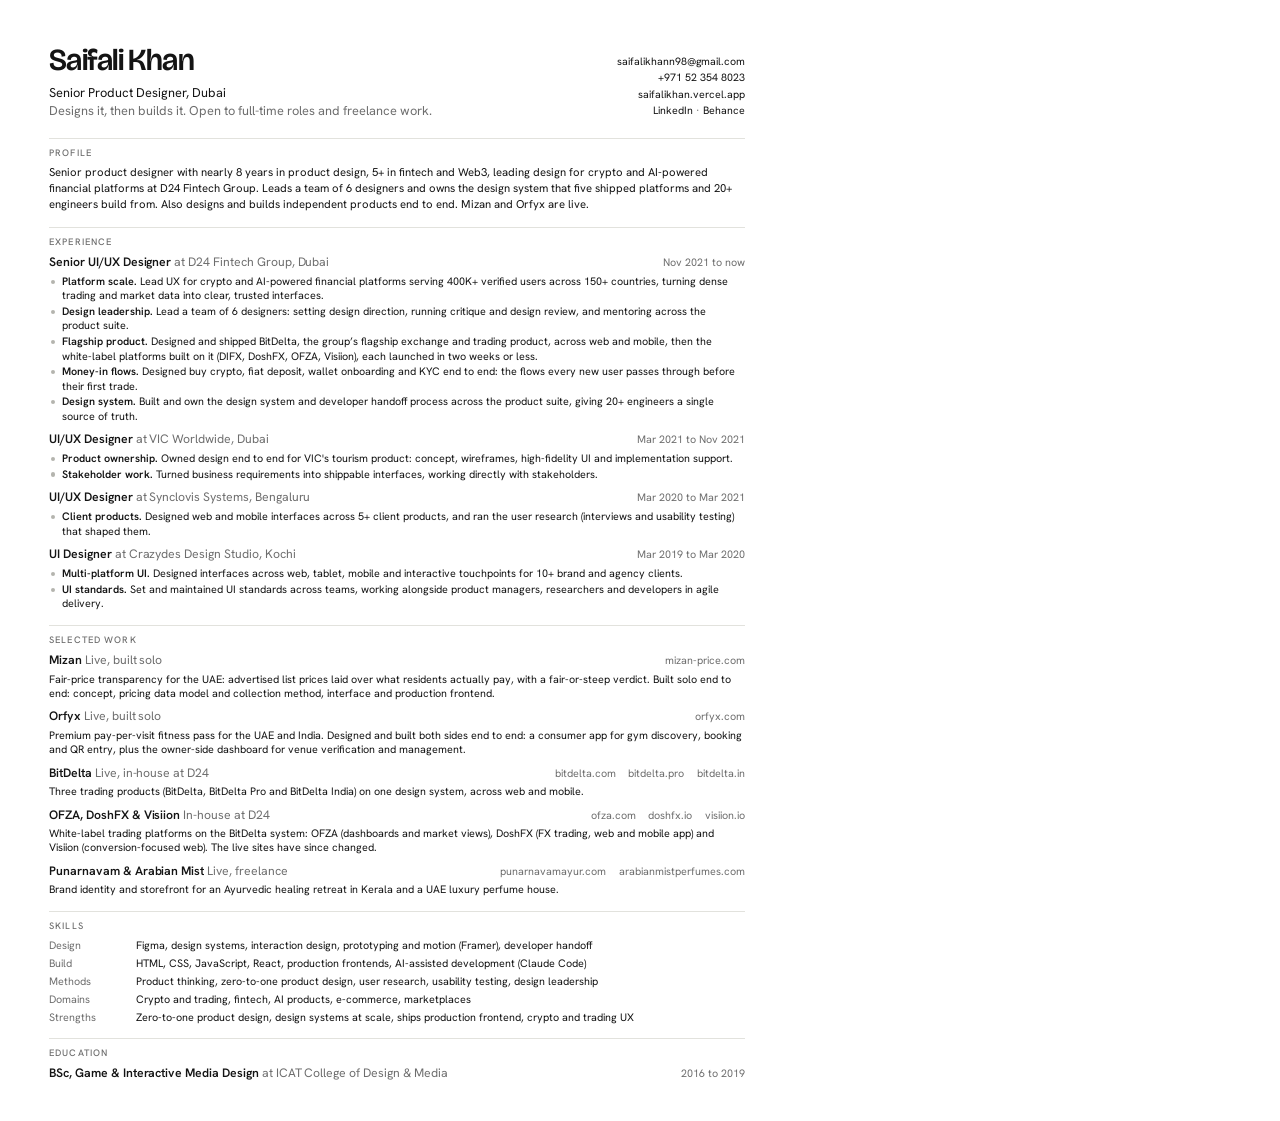
<file: cv/cv.html>
<!DOCTYPE html>
<html lang="en">
<head>
<meta charset="UTF-8">
<title>Saifali Khan | Senior Product Designer</title>
<style>
  /* Minimal type: one text family (Hanken Grotesk), the portfolio's display face for the name only.
     Fixed-weight font files, because variable fonts print as Type 3. */
  @font-face{font-family:'Bricolage Grotesque';src:url('fonts/Bricolage-SemiBold-Display.ttf');font-weight:600}
  @font-face{font-family:'Hanken Grotesk';src:url('fonts/HankenGrotesk-Regular.ttf');font-weight:400}
  @font-face{font-family:'Hanken Grotesk';src:url('fonts/HankenGrotesk-Medium.ttf');font-weight:500}
  @font-face{font-family:'Hanken Grotesk';src:url('fonts/HankenGrotesk-SemiBold.ttf');font-weight:600}
  @page{size:A4;margin:0}
  :root{--ink:#141414;--mute:#6E6E6E;--rule:#E2E2DD;--px:13mm}
  *{box-sizing:border-box;margin:0;padding:0}
  html,body{background:#fff}
  body{width:210mm;height:296.5mm;overflow:hidden;padding:12mm var(--px) 0;
    font-family:'Hanken Grotesk',sans-serif;font-size:8.1pt;line-height:1.34;color:var(--ink);
    font-variant-numeric:tabular-nums;-webkit-print-color-adjust:exact;print-color-adjust:exact}
  a{color:inherit;text-decoration:none}
  b{font-weight:600}

  /* header */
  header{display:flex;justify-content:space-between;align-items:flex-end;padding-bottom:5mm}
  h1{font-family:'Bricolage Grotesque',sans-serif;font-weight:600;font-size:23pt;line-height:1;letter-spacing:-.025em}
  .title{margin-top:2.2mm;font-size:9.6pt;line-height:1.35}
  .title span{display:block;color:var(--mute)}
  .contact{text-align:right;font-size:8pt;line-height:1.55;color:var(--mute)}
  .contact a{color:var(--ink)}

  /* sections: a hairline, a small label, then the content */
  section{border-top:.6pt solid var(--rule);padding-top:2.1mm;margin-top:3.8mm}
  header + section{margin-top:0}
  h2{font-size:7pt;font-weight:500;letter-spacing:.12em;text-transform:uppercase;color:var(--mute);margin-bottom:1.5mm}
  .lead{font-size:8.5pt;line-height:1.4}

  /* entries: name left, date or link right, detail below */
  .e + .e{margin-top:2.1mm}
  .eh{display:flex;justify-content:space-between;align-items:baseline;gap:6mm}
  .eh h3{font-size:9.2pt;font-weight:600;letter-spacing:-.003em}
  .eh h3 span{font-weight:400;color:var(--mute)}
  .eh .r{color:var(--mute);white-space:nowrap}
  .eh .r a{color:var(--mute)}
  .eh .r a + a{margin-left:3.2mm}
  ul{list-style:none;margin-top:1mm}
  li{position:relative;padding-left:3.4mm}
  li + li{margin-top:.3mm}
  li::before{content:"";position:absolute;left:.4mm;top:1.5mm;width:1.1mm;height:1.1mm;border-radius:50%;background:#B4B4AE}
  .e p{margin-top:.8mm;color:var(--ink)}

  dl{display:grid;grid-template-columns:20mm 1fr;column-gap:3mm;row-gap:.9mm}
  dt{color:var(--mute)}
</style>
</head>
<body>
  <header>
    <div>
      <h1>Saifali Khan</h1>
      <p class="title">Senior Product Designer, Dubai<span>Designs it, then builds it. Open to full-time roles and freelance work.</span></p>
    </div>
    <div class="contact">
      <a href="mailto:saifalikhann98@gmail.com">saifalikhann98@gmail.com</a><br>
      <a href="tel:+971523548023">+971 52 354 8023</a><br>
      <a href="https://saifalikhan.vercel.app/">saifalikhan.vercel.app</a><br>
      <a href="https://www.linkedin.com/in/saifali-khan-84a3a3186/">LinkedIn</a> · <a href="https://www.behance.net/saifalikha004b">Behance</a>
    </div>
  </header>

  <section>
    <h2>Profile</h2>
    <p class="lead">Senior product designer with nearly 8 years in product design, 5+ in fintech and Web3, leading design for crypto and AI-powered financial platforms at D24 Fintech Group. Leads a team of 6 designers and owns the design system that five shipped platforms and 20+ engineers build from. Also designs and builds independent products end to end. Mizan and Orfyx are live.</p>
  </section>

  <section>
    <h2>Experience</h2>
    <div class="e">
      <div class="eh"><h3>Senior UI/UX Designer <span>at D24 Fintech Group, Dubai</span></h3><span class="r">Nov 2021 to now</span></div>
      <ul>
        <li><b>Platform scale.</b> Lead UX for crypto and AI-powered financial platforms serving 400K+ verified users across 150+ countries, turning dense trading and market data into clear, trusted interfaces.</li>
        <li><b>Design leadership.</b> Lead a team of 6 designers: setting design direction, running critique and design review, and mentoring across the product suite.</li>
        <li><b>Flagship product.</b> Designed and shipped BitDelta, the group’s flagship exchange and trading product, across web and mobile, then the white-label platforms built on it (DIFX, DoshFX, OFZA, Visiion), each launched in two weeks or less.</li>
        <li><b>Money-in flows.</b> Designed buy crypto, fiat deposit, wallet onboarding and KYC end to end: the flows every new user passes through before their first trade.</li>
        <li><b>Design system.</b> Built and own the design system and developer handoff process across the product suite, giving 20+ engineers a single source of truth.</li>
      </ul>
    </div>
    <div class="e">
      <div class="eh"><h3>UI/UX Designer <span>at VIC Worldwide, Dubai</span></h3><span class="r">Mar 2021 to Nov 2021</span></div>
      <ul>
        <li><b>Product ownership.</b> Owned design end to end for VIC's tourism product: concept, wireframes, high-fidelity UI and implementation support.</li>
        <li><b>Stakeholder work.</b> Turned business requirements into shippable interfaces, working directly with stakeholders.</li>
      </ul>
    </div>
    <div class="e">
      <div class="eh"><h3>UI/UX Designer <span>at Synclovis Systems, Bengaluru</span></h3><span class="r">Mar 2020 to Mar 2021</span></div>
      <ul>
        <li><b>Client products.</b> Designed web and mobile interfaces across 5+ client products, and ran the user research (interviews and usability testing) that shaped them.</li>
      </ul>
    </div>
    <div class="e">
      <div class="eh"><h3>UI Designer <span>at Crazydes Design Studio, Kochi</span></h3><span class="r">Mar 2019 to Mar 2020</span></div>
      <ul>
        <li><b>Multi-platform UI.</b> Designed interfaces across web, tablet, mobile and interactive touchpoints for 10+ brand and agency clients.</li>
        <li><b>UI standards.</b> Set and maintained UI standards across teams, working alongside product managers, researchers and developers in agile delivery.</li>
      </ul>
    </div>
  </section>

  <section>
    <h2>Selected work</h2>
    <div class="e">
      <div class="eh"><h3>Mizan <span>Live, built solo</span></h3><span class="r"><a href="https://www.mizan-price.com/">mizan-price.com</a></span></div>
      <p>Fair-price transparency for the UAE: advertised list prices laid over what residents actually pay, with a fair-or-steep verdict. Built solo end to end: concept, pricing data model and collection method, interface and production frontend.</p>
    </div>
    <div class="e">
      <div class="eh"><h3>Orfyx <span>Live, built solo</span></h3><span class="r"><a href="https://www.orfyx.com/">orfyx.com</a></span></div>
      <p>Premium pay-per-visit fitness pass for the UAE and India. Designed and built both sides end to end: a consumer app for gym discovery, booking and QR entry, plus the owner-side dashboard for venue verification and management.</p>
    </div>
    <div class="e">
      <div class="eh"><h3>BitDelta <span>Live, in-house at D24</span></h3><span class="r"><a href="https://bitdelta.com/en">bitdelta.com</a><a href="https://bitdelta.pro/">bitdelta.pro</a><a href="https://bitdelta.in/en">bitdelta.in</a></span></div>
      <p>Three trading products (BitDelta, BitDelta Pro and BitDelta India) on one design system, across web and mobile.</p>
    </div>
    <div class="e">
      <div class="eh"><h3>OFZA, DoshFX &amp; Visiion <span>In-house at D24</span></h3><span class="r"><a href="https://ofza.com/en">ofza.com</a><a href="https://doshfx.io/">doshfx.io</a><a href="https://visiion.io/en">visiion.io</a></span></div>
      <p>White-label trading platforms on the BitDelta system: OFZA (dashboards and market views), DoshFX (FX trading, web and mobile app) and Visiion (conversion-focused web). The live sites have since changed.</p>
    </div>
    <div class="e">
      <div class="eh"><h3>Punarnavam &amp; Arabian Mist <span>Live, freelance</span></h3><span class="r"><a href="https://www.punarnavamayur.com/">punarnavamayur.com</a><a href="https://www.arabianmistperfumes.com/">arabianmistperfumes.com</a></span></div>
      <p>Brand identity and storefront for an Ayurvedic healing retreat in Kerala and a UAE luxury perfume house.</p>
    </div>
  </section>

  <section>
    <h2>Skills</h2>
    <dl>
      <dt>Design</dt><dd>Figma, design systems, interaction design, prototyping and motion (Framer), developer handoff</dd>
      <dt>Build</dt><dd>HTML, CSS, JavaScript, React, production frontends, AI-assisted development (Claude Code)</dd>
      <dt>Methods</dt><dd>Product thinking, zero-to-one product design, user research, usability testing, design leadership</dd>
      <dt>Domains</dt><dd>Crypto and trading, fintech, AI products, e-commerce, marketplaces</dd>
      <dt>Strengths</dt><dd>Zero-to-one product design, design systems at scale, ships production frontend, crypto and trading UX</dd>
    </dl>
  </section>

  <section>
    <h2>Education</h2>
    <div class="e">
      <div class="eh"><h3>BSc, Game &amp; Interactive Media Design <span>at ICAT College of Design &amp; Media</span></h3><span class="r">2016 to 2019</span></div>
    </div>
  </section>
</body>
</html>
</file>
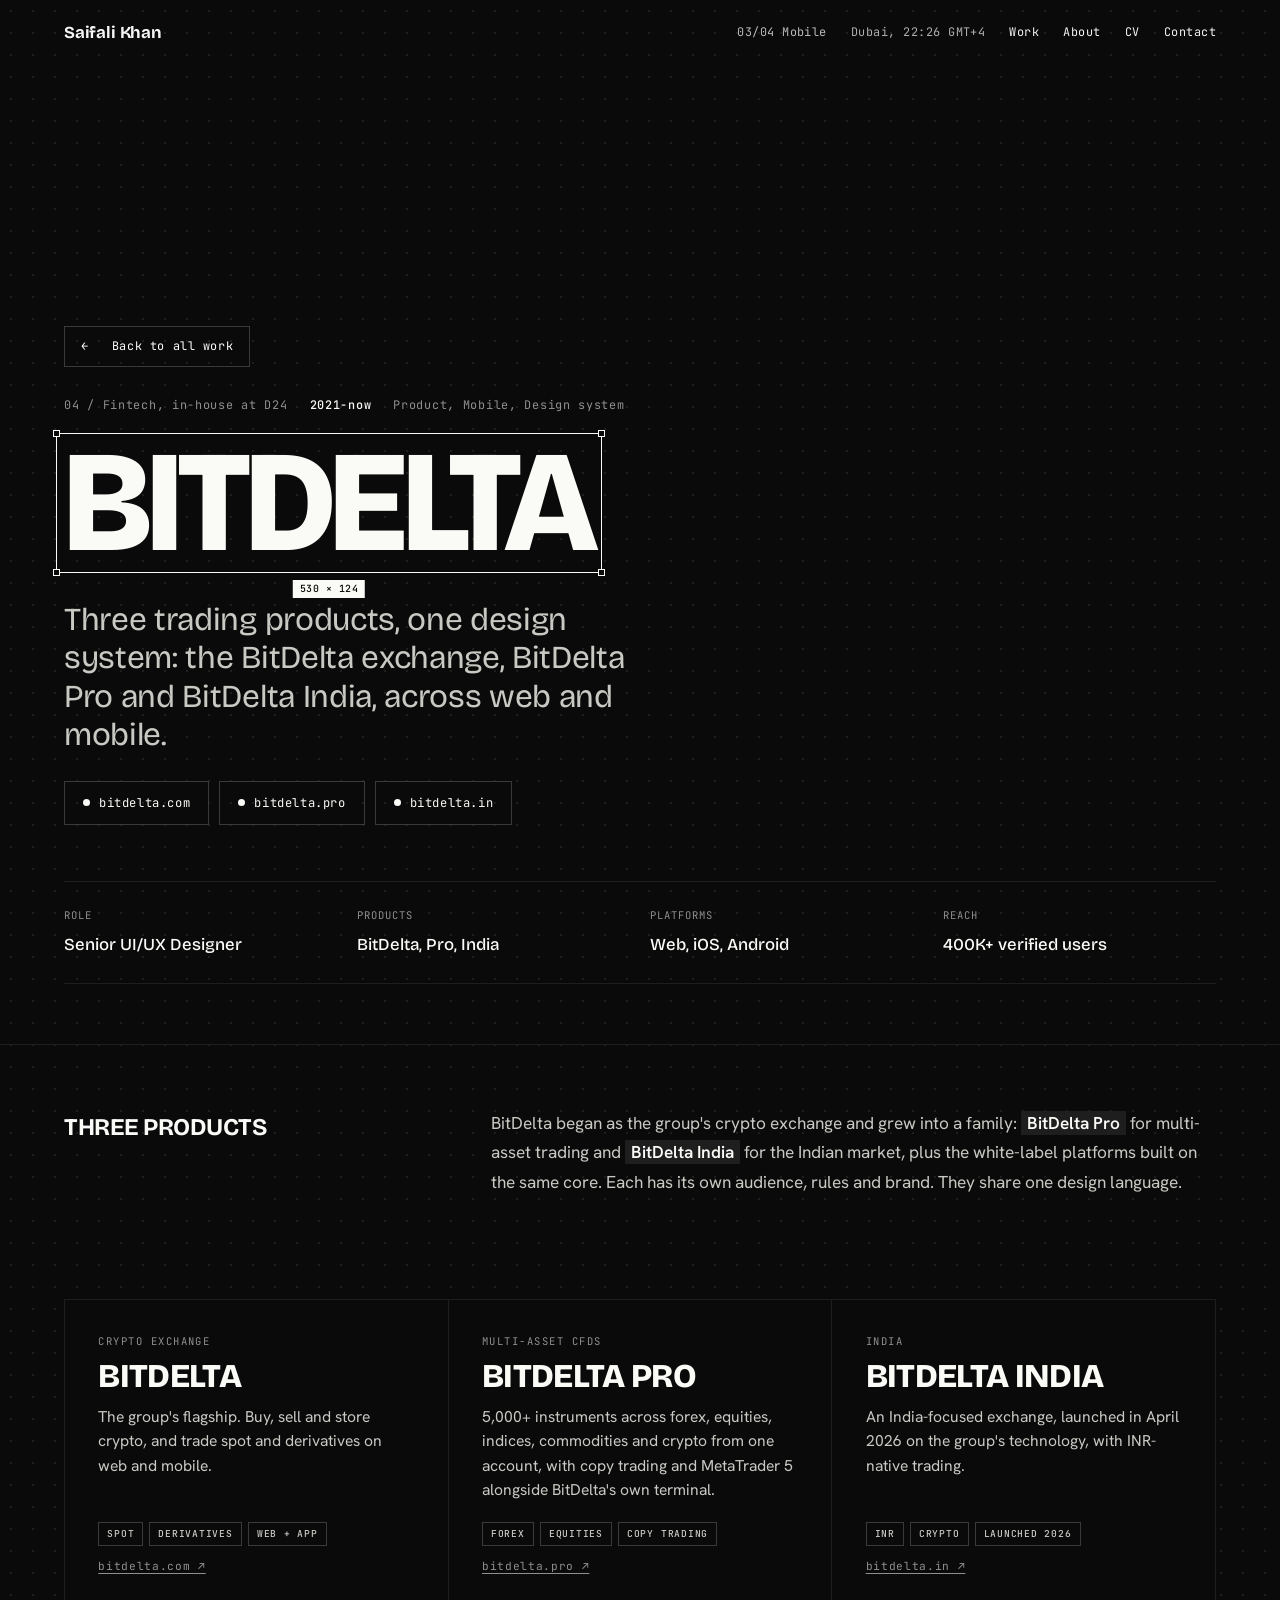
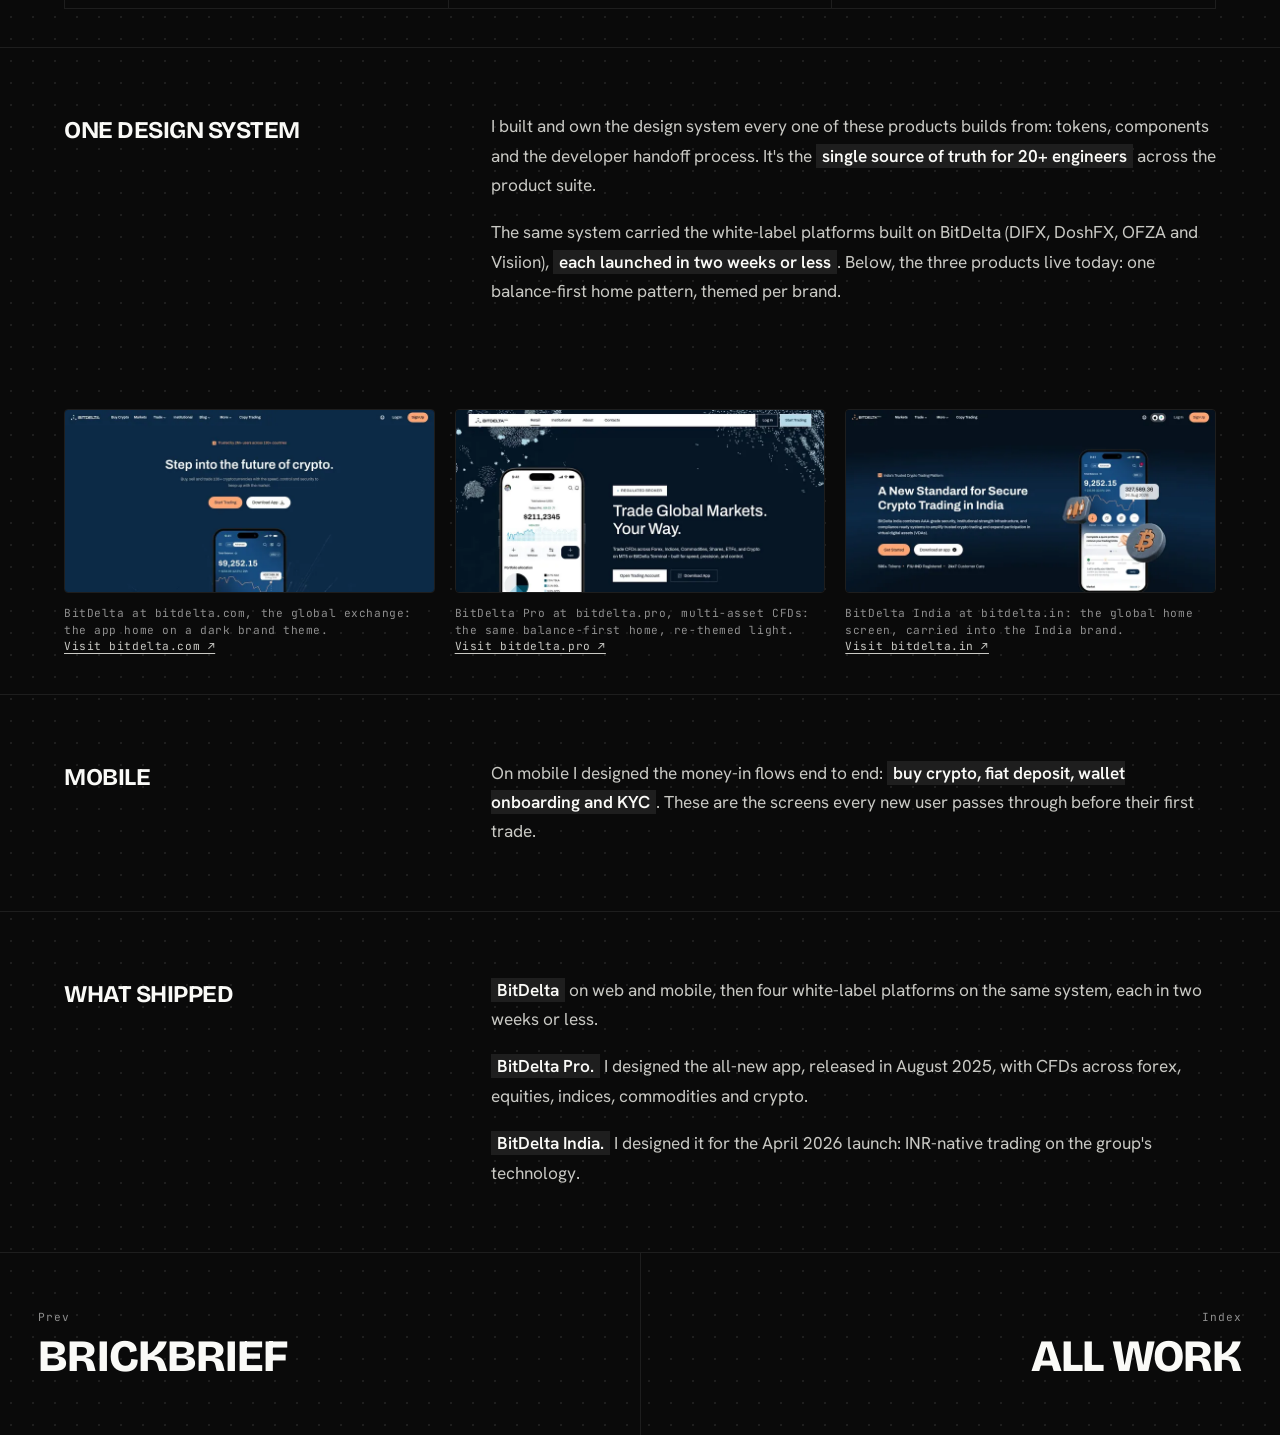
<file: work/bitdelta.html>
<!DOCTYPE html>
<html lang="en">
<head>
<meta charset="UTF-8" />
<meta name="viewport" content="width=device-width, initial-scale=1.0" />
<title>BitDelta Case Study | Saifali Khan</title>
<meta name="description" content="Case study: BitDelta, BitDelta Pro and BitDelta India, three trading products on one design system across web and mobile. Designed by Saifali Khan." />
<meta name="theme-color" content="#0A0A0A" />
<link rel="icon" href="data:image/svg+xml,%3Csvg xmlns='http://www.w3.org/2000/svg' viewBox='0 0 100 100'%3E%3Crect width='100' height='100' rx='22' fill='%230A0A0A'/%3E%3Ctext x='50' y='54' font-family='Arial,Helvetica,sans-serif' font-size='46' font-weight='800' fill='%23FAFAF7' text-anchor='middle' dominant-baseline='middle'%3ESK%3C/text%3E%3C/svg%3E" />
<!-- Open Graph / social sharing -->
<meta property="og:type" content="website" />
<meta property="og:url" content="https://saifalikhan.vercel.app/work/bitdelta" />
<link rel="canonical" href="https://saifalikhan.vercel.app/work/bitdelta" />
<meta property="og:site_name" content="Saifali Khan" />
<meta property="og:title" content="BitDelta Case Study" />
<meta property="og:description" content="Three trading products, one design system: BitDelta, BitDelta Pro and BitDelta India, across web and mobile." />
<meta property="og:image" content="https://saifalikhan.vercel.app/img/16-bitdelta-web-home.jpg" />
<meta property="og:image:width" content="1500" />
<meta property="og:image:height" content="740" />
<meta property="og:locale" content="en_AE" />
<meta name="twitter:card" content="summary_large_image" />
<meta name="twitter:title" content="BitDelta Case Study" />
<meta name="twitter:description" content="Three trading products, one design system: BitDelta, BitDelta Pro and BitDelta India, across web and mobile." />
<meta name="twitter:image" content="https://saifalikhan.vercel.app/img/16-bitdelta-web-home.jpg" />
<link rel="preconnect" href="https://fonts.googleapis.com" />
<link rel="preconnect" href="https://fonts.gstatic.com" crossorigin />
<link href="https://fonts.googleapis.com/css2?family=Bricolage+Grotesque:opsz,wght@12..96,400;12..96,500;12..96,600;12..96,700;12..96,800&family=Hanken+Grotesk:wght@400;500;600&family=JetBrains+Mono:wght@400;500&display=swap" rel="stylesheet" />
<link rel="stylesheet" href="/assets/site.css" />
<script src="/assets/site.js" defer></script>
<style>
  /* BitDelta case only: the product family, the design-system board, the phone gallery */
  .fam{display:grid;grid-template-columns:repeat(3,minmax(0,1fr));gap:1px;margin:clamp(20px,3vw,40px) 0;
    background:var(--g-800);border:1px solid var(--g-800)}
  .fam-i{display:flex;flex-direction:column;gap:12px;padding:clamp(22px,2.6vw,34px);background:var(--black)}
  .fam-i .k{font-family:var(--mono);font-size:.66rem;letter-spacing:.14em;text-transform:uppercase;color:var(--g-300)}
  .fam-i h3{font-family:var(--display);font-weight:800;text-transform:uppercase;font-size:clamp(1.5rem,2.6vw,2.2rem);
    letter-spacing:-.02em;line-height:.95}
  .fam-i p{font-size:.98rem;line-height:1.55;color:var(--g-200)}
  .fam-i ul{display:flex;flex-wrap:wrap;gap:6px;margin-top:auto;padding-top:8px;list-style:none}
  .fam-i li{padding:6px 8px;border:1px solid var(--g-600);font:500 .6rem/1 var(--mono);letter-spacing:.08em;
    text-transform:uppercase;color:var(--g-200)}
  .fam-i a{font-family:var(--mono);font-size:.7rem;letter-spacing:.06em;color:var(--g-300);text-decoration:underline;
    text-underline-offset:3px;width:fit-content}
  .fam-i a:hover{color:var(--white)}
  @media(max-width:820px){.fam{grid-template-columns:minmax(0,1fr)}}

  .ds-board{display:grid;grid-template-columns:repeat(3,minmax(0,1fr));gap:clamp(12px,1.6vw,20px);margin:clamp(20px,3vw,40px) 0}
  .ds-board .shot{margin:0}
  .ds-board figcaption a{color:var(--g-200);text-decoration:underline;text-underline-offset:3px;white-space:nowrap}
  .ds-board figcaption a:hover{color:var(--white)}
  .livelinks{display:flex;flex-wrap:wrap;gap:10px;margin-top:26px}
  .livelinks .livelink{margin-top:0}
  .phone figcaption{margin-top:10px;font-family:var(--mono);font-size:.68rem;letter-spacing:.05em;color:var(--g-300)}
  @media(max-width:820px){.ds-board{grid-template-columns:minmax(0,1fr)}}

  .mg{margin:clamp(20px,3vw,40px) 0}
  .mg-tabs{display:flex;flex-wrap:wrap;gap:6px;margin-bottom:20px}
  .mg-tabs button{padding:9px 12px;border:1px solid var(--g-600);background:none;color:var(--g-200);cursor:pointer;
    font:500 .66rem/1 var(--mono);letter-spacing:.1em;text-transform:uppercase}
  .mg-tabs button:hover{border-color:var(--white);color:var(--white)}
  .mg-tabs [aria-selected="true"]{background:var(--white);border-color:var(--white);color:var(--black)}
  .mg-set{display:flex;gap:clamp(14px,2vw,24px);overflow-x:auto;scroll-snap-type:x mandatory;overscroll-behavior-x:contain;
    margin:0 calc(-1 * var(--pad));padding:0 var(--pad) 18px;scroll-padding-inline:var(--pad);scrollbar-width:thin;scrollbar-color:var(--g-600) transparent}
  .mg-set[hidden]{display:none}
  .mg-set.dragging{scroll-snap-type:none;user-select:none}
  .mg-set img{-webkit-user-drag:none;user-select:none}
  .phone{flex:none;width:clamp(190px,21vw,250px);margin:0;scroll-snap-align:start}
  /* App Store frames already carry their own device art, so no extra phone frame here */
  .phone.shot{margin:0}
  .phone img{display:block;width:100%;height:auto;aspect-ratio:600/1300;object-fit:cover;object-position:top;
    border:1px solid var(--g-800);border-radius:18px}
  .mg-note{margin-top:6px;font-family:var(--mono);font-size:.68rem;letter-spacing:.05em;color:var(--g-300)}

</style>
</head>
<body class="page-work">

<a class="skip" href="#case-bitdelta">Skip to content</a>

<nav>
  <a class="brand" href="/">Saifali Khan</a>
  <div class="nav-r"><span class="m">Dubai, GMT+4</span><a href="/#work">Work</a><a href="/#about">About</a><a href="/resume.pdf" download>CV</a><a href="/#contact">Contact</a></div>
</nav>

<article id="case-bitdelta" class="case ink" data-canvas data-canvas-auto=".case-title" data-canvas-delay="900">
  <div class="wrap case-hero">
    <a class="back" href="/"><span class="ar">←</span>&nbsp; Back to all work</a>
    <div class="case-eyebrow reveal">
      <span>04 / Fintech, in-house at D24</span><span><b>2021-now</b></span><span>Product, Mobile, Design system</span>
    </div>
    <h1 class="case-title" data-layer="text">BitDelta</h1>
    <p class="case-lede reveal" data-layer="text">Three trading products, one design system: the BitDelta exchange, BitDelta Pro and BitDelta India, across web and mobile.</p>
    <div class="livelinks reveal"><a class="livelink" href="https://bitdelta.com/en" target="_blank" rel="noopener"><span class="dot"></span>bitdelta.com</a><a class="livelink" href="https://bitdelta.pro/" target="_blank" rel="noopener"><span class="dot"></span>bitdelta.pro</a><a class="livelink" href="https://bitdelta.in/en" target="_blank" rel="noopener"><span class="dot"></span>bitdelta.in</a></div>
    <div class="case-meta reveal" data-layer>
      <div><div class="k">Role</div><div class="v">Senior UI/UX Designer</div></div>
      <div><div class="k">Products</div><div class="v">BitDelta, Pro, India</div></div>
      <div><div class="k">Platforms</div><div class="v">Web, iOS, Android</div></div>
      <div><div class="k">Reach</div><div class="v">400K+ verified users</div></div>
    </div>
  </div>

  <div class="wrap case-body reveal">
    <h2 data-layer="text">Three products</h2>
    <div class="bodytext">
      <p>BitDelta began as the group's crypto exchange and grew into a family: <em>BitDelta Pro</em> for multi-asset trading and <em>BitDelta India</em> for the Indian market, plus the white-label platforms built on the same core. Each has its own audience, rules and brand. They share one design language.</p>
    </div>
  </div>
  <div class="wrap">
    <div class="fam reveal">
      <div class="fam-i" data-layer><span class="k">Crypto exchange</span><h3>BitDelta</h3>
        <p>The group's flagship. Buy, sell and store crypto, and trade spot and derivatives on web and mobile.</p>
        <ul><li>Spot</li><li>Derivatives</li><li>Web + app</li></ul>
        <a href="https://bitdelta.com/en" target="_blank" rel="noopener">bitdelta.com ↗</a></div>
      <div class="fam-i" data-layer><span class="k">Multi-asset CFDs</span><h3>BitDelta Pro</h3>
        <p>5,000+ instruments across forex, equities, indices, commodities and crypto from one account, with copy trading and MetaTrader&nbsp;5 alongside BitDelta's own terminal.</p>
        <ul><li>Forex</li><li>Equities</li><li>Copy trading</li></ul>
        <a href="https://bitdelta.pro/" target="_blank" rel="noopener">bitdelta.pro ↗</a></div>
      <div class="fam-i" data-layer><span class="k">India</span><h3>BitDelta India</h3>
        <p>An India-focused exchange, launched in April 2026 on the group's technology, with INR-native trading.</p>
        <ul><li>INR</li><li>Crypto</li><li>Launched 2026</li></ul>
        <a href="https://bitdelta.in/en" target="_blank" rel="noopener">bitdelta.in ↗</a></div>
    </div>
  </div>

  <div class="wrap case-body reveal">
    <h2 data-layer="text">One design system</h2>
    <div class="bodytext">
      <p>I built and own the design system every one of these products builds from: tokens, components and the developer handoff process. It's the <em>single source of truth for 20+ engineers</em> across the product suite.</p>
      <p>The same system carried the white-label platforms built on BitDelta (DIFX, DoshFX, OFZA and Visiion), <em>each launched in two weeks or less</em>. Below, the three products live today: one balance-first home pattern, themed per brand.</p>
    </div>
  </div>
  <div class="wrap">
    <div class="ds-board reveal"><figure class="shot" data-layer><picture><source type="image/webp" srcset="/img/16-bitdelta-web-home-750.webp 750w, /img/16-bitdelta-web-home.webp 1500w" sizes="(max-width:820px) 90vw, 370px"><img src="/img/16-bitdelta-web-home.jpg" alt="bitdelta.com home: Step into the future of crypto, with the BitDelta app home screen" loading="lazy" decoding="async" width="1500" height="740"></picture><figcaption>BitDelta at bitdelta.com, the global exchange: the app home on a dark brand theme. <a href="https://bitdelta.com/en" target="_blank" rel="noopener">Visit bitdelta.com ↗</a></figcaption></figure><figure class="shot" data-layer><picture><source type="image/webp" srcset="/img/17-bitdelta-pro-web-home-750.webp 750w, /img/17-bitdelta-pro-web-home.webp 1500w" sizes="(max-width:820px) 90vw, 370px"><img src="/img/17-bitdelta-pro-web-home.jpg" alt="bitdelta.pro home: Trade global markets, your way, with the BitDelta Pro app home screen" loading="lazy" decoding="async" width="1500" height="740"></picture><figcaption>BitDelta Pro at bitdelta.pro, multi-asset CFDs: the same balance-first home, re-themed light. <a href="https://bitdelta.pro/" target="_blank" rel="noopener">Visit bitdelta.pro ↗</a></figcaption></figure><figure class="shot" data-layer><picture><source type="image/webp" srcset="/img/18-bitdelta-india-web-home-750.webp 750w, /img/18-bitdelta-india-web-home.webp 1500w" sizes="(max-width:820px) 90vw, 370px"><img src="/img/18-bitdelta-india-web-home.jpg" alt="bitdelta.in home: a new standard for secure crypto trading in India, with the BitDelta India app" loading="lazy" decoding="async" width="1500" height="740"></picture><figcaption>BitDelta India at bitdelta.in: the global home screen, carried into the India brand. <a href="https://bitdelta.in/en" target="_blank" rel="noopener">Visit bitdelta.in ↗</a></figcaption></figure></div>
  </div>

  <div class="wrap case-body reveal">
    <h2 data-layer="text">Mobile</h2>
    <div class="bodytext">
      <p>On mobile I designed the money-in flows end to end: <em>buy crypto, fiat deposit, wallet onboarding and KYC</em>. These are the screens every new user passes through before their first trade.</p>
    </div>
  </div>
  <div class="wrap">
    <!-- App Store screen gallery, hidden at the owner's request: a <template> is never rendered,
         so nothing loads and the lightbox ignores it. Unwrap it to show the screens again. -->
    <template id="mg-hidden">
    <div class="mg reveal">
      <div class="mg-tabs" role="tablist" aria-label="Mobile screens by product"><button type="button" role="tab" id="mg-t-bitdelta" aria-controls="mg-bitdelta" aria-selected="true" tabindex="0">BitDelta</button><button type="button" role="tab" id="mg-t-pro" aria-controls="mg-pro" aria-selected="false" tabindex="-1">BitDelta Pro</button><button type="button" role="tab" id="mg-t-india" aria-controls="mg-india" aria-selected="false" tabindex="-1">BitDelta India</button></div>
      <div class="mg-set" id="mg-bitdelta" role="tabpanel" aria-labelledby="mg-t-bitdelta" data-cursor="Drag"><figure class="phone shot"><picture><source type="image/webp" srcset="/img/19-bitdelta-app-1.webp"><img src="/img/19-bitdelta-app-1.jpg" alt="BitDelta app home: total balance, 24h change and quick actions" loading="lazy" decoding="async" width="600" height="1300"></picture><figcaption>Home</figcaption></figure><figure class="phone shot"><picture><source type="image/webp" srcset="/img/19-bitdelta-app-2.webp"><img src="/img/19-bitdelta-app-2.jpg" alt="BitDelta markets: spot and derivatives lists with favourites" loading="lazy" decoding="async" width="600" height="1300"></picture><figcaption>Markets</figcaption></figure><figure class="phone shot"><picture><source type="image/webp" srcset="/img/19-bitdelta-app-3.webp"><img src="/img/19-bitdelta-app-3.jpg" alt="BitDelta copy trading: follow lead traders with minimised risk" loading="lazy" decoding="async" width="600" height="1300"></picture><figcaption>Copy trading</figcaption></figure><figure class="phone shot"><picture><source type="image/webp" srcset="/img/19-bitdelta-app-4.webp"><img src="/img/19-bitdelta-app-4.jpg" alt="BitDelta Lite and Advanced modes on the home screen" loading="lazy" decoding="async" width="600" height="1300"></picture><figcaption>Lite / Advanced</figcaption></figure><figure class="phone shot"><picture><source type="image/webp" srcset="/img/19-bitdelta-app-5.webp"><img src="/img/19-bitdelta-app-5.jpg" alt="BitDelta wallet: balances, deposit and withdraw" loading="lazy" decoding="async" width="600" height="1300"></picture><figcaption>Wallet</figcaption></figure></div>
      <div class="mg-set" id="mg-pro" role="tabpanel" aria-labelledby="mg-t-pro" data-cursor="Drag" hidden><figure class="phone shot"><picture><source type="image/webp" srcset="/img/20-bitdelta-pro-app-1.webp"><img src="/img/20-bitdelta-pro-app-1.jpg" alt="BitDelta Pro markets: 5,000+ instruments across forex, stocks, commodities and crypto" loading="lazy" decoding="async" width="600" height="1300"></picture><figcaption>Markets</figcaption></figure><figure class="phone shot"><picture><source type="image/webp" srcset="/img/20-bitdelta-pro-app-2.webp"><img src="/img/20-bitdelta-pro-app-2.jpg" alt="BitDelta Pro deposit: fund by card, bank transfer or crypto" loading="lazy" decoding="async" width="600" height="1300"></picture><figcaption>Deposit</figcaption></figure><figure class="phone shot"><picture><source type="image/webp" srcset="/img/20-bitdelta-pro-app-3.webp"><img src="/img/20-bitdelta-pro-app-3.jpg" alt="BitDelta Pro chart and one-tap order placement" loading="lazy" decoding="async" width="600" height="1300"></picture><figcaption>Chart & trade</figcaption></figure><figure class="phone shot"><picture><source type="image/webp" srcset="/img/20-bitdelta-pro-app-4.webp"><img src="/img/20-bitdelta-pro-app-4.jpg" alt="BitDelta Pro order ticket: stop loss, take profit, advanced order types" loading="lazy" decoding="async" width="600" height="1300"></picture><figcaption>Order ticket</figcaption></figure><figure class="phone shot"><picture><source type="image/webp" srcset="/img/20-bitdelta-pro-app-5.webp"><img src="/img/20-bitdelta-pro-app-5.jpg" alt="BitDelta Pro account and settings" loading="lazy" decoding="async" width="600" height="1300"></picture><figcaption>Account</figcaption></figure></div>
      <div class="mg-set" id="mg-india" role="tabpanel" aria-labelledby="mg-t-india" data-cursor="Drag" hidden><figure class="phone shot"><picture><source type="image/webp" srcset="/img/21-bitdelta-india-app-1.webp"><img src="/img/21-bitdelta-india-app-1.jpg" alt="BitDelta India app home: INR balance and quick actions" loading="lazy" decoding="async" width="600" height="1300"></picture><figcaption>Home</figcaption></figure><figure class="phone shot"><picture><source type="image/webp" srcset="/img/21-bitdelta-india-app-3.webp"><img src="/img/21-bitdelta-india-app-3.jpg" alt="BitDelta India derivatives: leverage with risk controls" loading="lazy" decoding="async" width="600" height="1300"></picture><figcaption>Derivatives</figcaption></figure></div>
      <p class="mg-note">Frames from each app's App Store listing · click any screen to enlarge</p>
    </div>
    </template>
  </div>

  <div class="wrap case-body reveal">
    <h2 data-layer="text">What shipped</h2>
    <div class="bodytext">
      <p><em>BitDelta</em> on web and mobile, then four white-label platforms on the same system, each in two weeks or less.</p>
      <p><em>BitDelta Pro.</em> I designed the all-new app, released in August 2025, with CFDs across forex, equities, indices, commodities and crypto.</p>
      <p><em>BitDelta India.</em> I designed it for the April 2026 launch: INR-native trading on the group's technology.</p>
    </div>
  </div>

  <div class="case-nav">
    <a href="/work/brickbrief"><div class="k">Prev</div><div class="n">BrickBrief</div></a>
    <a href="/"><div class="k">Index</div><div class="n">All work</div></a>
  </div>
</article>
<script>
  // phone gallery: product tabs (arrow keys move between them) and drag-to-scroll with a mouse
  (() => {
    const tabs = [...document.querySelectorAll('.mg-tabs [role=tab]')];
    const show = (t, focus) => {
      tabs.forEach(b => {
        const on = b === t;
        b.setAttribute('aria-selected', on); b.tabIndex = on ? 0 : -1;
        document.getElementById(b.getAttribute('aria-controls')).hidden = !on;
      });
      if (focus) t.focus();
    };
    tabs.forEach((t, i) => {
      t.addEventListener('click', () => show(t));
      t.addEventListener('keydown', e => {
        const k = { ArrowRight: i + 1, ArrowLeft: i - 1 }[e.key];
        if (k !== undefined) { e.preventDefault(); show(tabs[(k + tabs.length) % tabs.length], true); }
      });
    });
    document.querySelectorAll('.mg-set').forEach(set => {
      let x0 = 0, s0 = 0, down = false, moved = false;
      set.addEventListener('pointerdown', e => { if (e.pointerType !== 'mouse') return; down = true; moved = false; x0 = e.clientX; s0 = set.scrollLeft; });
      set.addEventListener('pointermove', e => {
        if (!down) return;
        if (!moved && Math.abs(e.clientX - x0) > 5) { moved = true; set.classList.add('dragging'); set.setPointerCapture(e.pointerId); }
        if (moved) set.scrollLeft = s0 - (e.clientX - x0);
      });
      // a drag isn't a click: don't open the screenshot viewer at the end of one
      set.addEventListener('click', e => { if (moved) { e.preventDefault(); e.stopPropagation(); moved = false; } }, true);
      // the browser's own image drag would cancel the gesture
      set.addEventListener('dragstart', e => e.preventDefault());
      const up = () => { down = false; set.classList.remove('dragging'); };
      set.addEventListener('pointerup', up); set.addEventListener('pointercancel', up);
    });
  })();
</script>
</body>
</html>
</file>
<file: assets/site.css>
:root{
  --black:#0A0A0A;
  --ink:#141414;
  --g-800:#1E1E1E;
  --g-600:#3A3A3A;
  --g-400:#6E6E6E;
  --g-300:#8F8F8F;
  --g-200:#C9C9C4;
  --g-100:#E7E7E2;
  --white:#FAFAF7;
  --paper:#FFFFFF;

  --display:'Bricolage Grotesque', sans-serif;
  --body:'Hanken Grotesk', system-ui, sans-serif;
  --mono:'JetBrains Mono', ui-monospace, monospace;

  --maxw:1280px;
  --pad:clamp(20px,5vw,72px);
}
*{box-sizing:border-box;margin:0;padding:0}
html{scroll-behavior:smooth;background:var(--black)}
body{
  background:var(--black);color:var(--white);
  font-family:var(--body);line-height:1.5;
  -webkit-font-smoothing:antialiased;text-rendering:optimizeLegibility;
  overflow-x:hidden;
}
a{color:inherit;text-decoration:none}
::selection{background:var(--white);color:var(--black)}
img{max-width:100%;height:auto;display:block}
picture{display:contents}

/* ---- shared ---- */
.wrap{max-width:var(--maxw);margin:0 auto;padding:0 var(--pad)}
.band{padding:clamp(80px,12vw,150px) 0;position:relative}
.ink{background:var(--black);color:var(--white)}
.light{background:var(--white);color:var(--black)}
.label{font-family:var(--mono);font-size:.72rem;letter-spacing:.14em;text-transform:uppercase;
  color:var(--g-400);display:inline-flex;gap:.7em;align-items:center}
.light .label{color:var(--g-600)}
.label::before{content:"";width:22px;height:1px;background:currentColor;display:inline-block;opacity:.6}

/* ---- nav ---- */
nav{position:fixed;inset:0 0 auto 0;z-index:80;display:flex;align-items:center;
  justify-content:space-between;padding:20px max(var(--pad),calc((100% - var(--maxw)) / 2 + var(--pad)));
  mix-blend-mode:difference;color:#fff;pointer-events:none}
nav a,nav span{pointer-events:auto}
/* once the page scrolls: a frosted bar in the colours of the section under it (site.js).
   At the very top the nav stays bare and inverts over whatever is behind it. */
nav::before{content:"";position:absolute;inset:0;z-index:-1;pointer-events:none;opacity:0;transition:opacity .3s ease;
  background:rgba(250,250,247,.84);box-shadow:0 1px 0 var(--g-100);
  -webkit-backdrop-filter:saturate(1.4) blur(14px);backdrop-filter:saturate(1.4) blur(14px)}
nav.scrolled{mix-blend-mode:normal;color:var(--black)}
nav.scrolled::before{opacity:1}
nav.scrolled.on-ink{color:var(--white)}
nav.on-ink::before{background:rgba(10,10,10,.8);box-shadow:0 1px 0 var(--g-800)}
.brand{font-family:var(--display);font-weight:700;font-size:1.05rem;letter-spacing:-.01em;
  display:flex;align-items:center;gap:.4em}
.brand sup{font-family:var(--mono);font-size:.5em;font-weight:400;top:-.8em}
.nav-l{display:flex;align-items:center;gap:14px}
.avail{display:inline-flex;align-items:center;gap:7px;font-family:var(--mono);font-size:.62rem;
  letter-spacing:.1em;text-transform:uppercase;border:1px solid currentColor;border-radius:999px;
  padding:5px 10px;opacity:.92}
.avail i{width:6px;height:6px;border-radius:50%;background:currentColor}
.cavail{display:flex;align-items:center;gap:9px;font-family:var(--mono);font-size:.74rem;
  letter-spacing:.06em;color:var(--g-200);margin:20px 0 4px}
.cavail i{width:7px;height:7px;border-radius:50%;background:#4ADE80}
.nav-r{display:flex;align-items:center;gap:24px;font-family:var(--mono);font-size:.74rem;letter-spacing:.04em}
.nav-r a{transition:opacity .2s}.nav-r a:hover{opacity:.6}
.nav-r a[aria-current]{text-decoration:underline;text-decoration-thickness:1px;text-underline-offset:5px}
@media(max-width:900px){.chap{display:none}}
@media(max-width:480px){.avail{display:none}.nav-r{gap:20px}}
.nav-r .m{opacity:.7}
@media(max-width:640px){.nav-r .m{display:none}}

/* ---- HERO ---- */
.hero{min-height:100svh;display:flex;flex-direction:column;justify-content:center;
  padding-top:120px;padding-bottom:0;overflow:hidden}
.hero-top{display:flex;justify-content:space-between;flex-wrap:wrap;gap:16px;
  font-family:var(--mono);font-size:.74rem;letter-spacing:.06em;color:var(--g-400);
  margin-bottom:clamp(30px,6vw,60px)}
.hero-top b{color:var(--white);font-weight:500}
.giant{font-family:var(--display);font-weight:800;line-height:.86;letter-spacing:-.035em;
  font-size:clamp(3.2rem,15.5vw,13rem);text-transform:uppercase}
.giant .ln{display:block;overflow:hidden}
.giant .ln>span{display:block;transform:translateY(105%);
  animation:rise .9s cubic-bezier(.16,1,.3,1) both}
.giant .ln:nth-child(2)>span{animation-delay:.08s}
.giant .ln:nth-child(3)>span{animation-delay:.16s}
.giant.reveal{opacity:1;transform:none}
.giant.reveal:not(.in) .ln>span{animation-play-state:paused}
/* Outlined type. Bricolage is a variable font, so its glyphs are overlapping
   contours and a plain stroke draws every seam. Instead: double the stroke,
   paint it first, then fill in the background colour on top. */
.giant .thin{-webkit-text-stroke:2.8px var(--white);color:var(--black);paint-order:stroke fill;position:relative}
/* solid copy of the outlined line, revealed under the pointer — "then builds" */
.giant .solid{position:absolute;inset:0;color:var(--white);pointer-events:none;
  -webkit-mask-image:radial-gradient(circle var(--r,0px) at var(--mx,0px) var(--my,0px),#000 62%,transparent 100%);
  mask-image:radial-gradient(circle var(--r,0px) at var(--mx,0px) var(--my,0px),#000 62%,transparent 100%)}
@keyframes rise{to{transform:translateY(0)}}
.hero-foot{display:flex;justify-content:space-between;align-items:flex-end;flex-wrap:wrap;
  gap:24px;margin-top:clamp(34px,6vw,58px)}
.hero-sub{max-width:42ch;font-size:clamp(1rem,1.5vw,1.18rem);line-height:1.55;color:var(--g-200)}
.hero-sub b{color:var(--white);font-weight:600}

/* ---- marquee ---- */
.marquee{overflow:hidden;white-space:nowrap;border-top:1px solid;border-bottom:1px solid;
  padding:clamp(14px,2.4vw,26px) 0;display:flex}
.ink .marquee{border-color:var(--g-800)}
.light .marquee{border-color:var(--g-100)}
.marquee .track{display:inline-flex;align-items:center;gap:0;
  animation:scroll 26s linear infinite;will-change:transform}
.marquee:hover .track{animation-play-state:paused}
.marquee .item{font-family:var(--display);font-weight:700;
  font-size:clamp(1.6rem,4.6vw,3.6rem);letter-spacing:-.02em;padding:0 .65em;
  text-transform:uppercase;display:inline-flex;align-items:center;gap:.5em}
.marquee .item.out{-webkit-text-stroke:2.4px var(--black);color:var(--white);paint-order:stroke fill}
.ink .marquee .item.out{-webkit-text-stroke-color:var(--white);color:var(--black)}
@keyframes scroll{to{transform:translateX(-50%)}}

/* ---- approach: the line under "Designs it. Then builds it." ---- */
.manifesto-sub{margin-top:clamp(28px,4vw,52px);max-width:30ch;font-family:var(--display);font-weight:500;
  font-size:clamp(1.3rem,2.6vw,2.2rem);line-height:1.2;letter-spacing:-.02em;color:var(--g-200)}
.manifesto-sub .hl{background:var(--white);color:var(--black);padding:0 .14em .04em;
  -webkit-box-decoration-break:clone;box-decoration-break:clone}

/* ---- section head ---- */
.shead{display:flex;justify-content:space-between;align-items:flex-end;gap:24px;
  flex-wrap:wrap;margin-bottom:clamp(34px,5vw,60px)}
.shead h2{font-family:var(--display);font-weight:800;text-transform:uppercase;
  font-size:clamp(2rem,6vw,4.4rem);letter-spacing:-.03em;line-height:.92}
.rdl{margin-left:14px;text-decoration:underline;text-underline-offset:3px;color:var(--black)}
.rdl:hover{opacity:.6}
.shead .cnt{font-family:var(--mono);font-size:.74rem;letter-spacing:.08em;color:var(--g-400)}

.grouplbl{font-family:var(--mono);font-size:.72rem;letter-spacing:.16em;text-transform:uppercase;
  color:var(--g-400);display:flex;align-items:center;gap:14px;margin-bottom:8px}
.grouplbl::after{content:"";flex:1;height:1px;background:var(--g-800)}

/* ---- work rows (invert on hover = signature) ---- */
.wrow{position:relative;display:block;border-top:1px solid var(--g-800);
  padding:clamp(26px,4vw,46px) clamp(14px,3vw,40px);
  transition:color .35s ease;overflow:hidden;color:var(--white)}
.work-list .wrow:last-child{border-bottom:1px solid var(--g-800)}
.wrow .fill{position:absolute;inset:0;background:var(--white);transform:translateY(101%);
  transition:transform .45s cubic-bezier(.16,1,.3,1);z-index:0}
.wrow:hover{color:var(--black)}
.wrow:hover .fill{transform:translateY(0)}
.wrow:focus-visible{color:var(--black)}
.wrow:focus-visible .fill{transform:translateY(0)}
.wrow .rowlink{position:absolute;inset:0;z-index:2}
.wrow:focus-within{color:var(--black)}
.wrow:focus-within .fill{transform:translateY(0)}
/* no z-index here: it would trap the Live link under the full-row case-study link */
.wrow .inner{position:relative;display:grid;
  grid-template-columns:54px 1.1fr 1.4fr auto;gap:clamp(14px,3vw,40px);align-items:center}
@media(max-width:820px){.wrow .inner{grid-template-columns:1fr;gap:10px}}
.wrow .num{font-family:var(--mono);font-size:.8rem;color:var(--g-400)}
.wrow:hover .num{color:var(--g-600)}
.wrow h3{font-family:var(--display);font-weight:800;text-transform:uppercase;
  font-size:clamp(1.9rem,5vw,3.4rem);letter-spacing:-.03em;line-height:.95}
.wrow .meta{font-family:var(--mono);font-size:.72rem;letter-spacing:.05em;color:var(--g-400);margin-top:10px}
.wrow:hover .meta{color:var(--g-600)}
.wrow .blurb{font-size:.98rem;line-height:1.55;color:var(--g-200);max-width:46ch}
.wrow:hover .blurb{color:var(--g-600)}
.wrow .go{font-family:var(--mono);font-size:.74rem;letter-spacing:.06em;color:var(--g-400);
  display:inline-flex;align-items:center;gap:8px;white-space:nowrap}
.wrow .go .ar{transition:transform .3s ease}
.wrow .go .golive{position:relative;z-index:3;color:inherit;opacity:.7;margin-left:.4em;transition:opacity .2s;white-space:nowrap}
.wrow .go .golive:hover{opacity:1;text-decoration:underline}
.wrow:hover .go{color:var(--black)}
.wrow:hover .go .ar{transform:translate(5px,-5px)}
@media(max-width:820px){.wrow .go{margin-top:10px}}

/* ---- shipped product grid ---- */
.pgrid{display:grid;grid-template-columns:repeat(2,1fr);gap:1px;
  background:var(--g-800);border:1px solid var(--g-800)}
@media(max-width:680px){.pgrid{grid-template-columns:1fr}}
.pcard{padding:clamp(24px,3.5vw,40px);background:var(--white);color:var(--black);
  transition:background .3s,color .3s;display:flex;flex-direction:column;min-height:200px}
.pcard:hover{background:var(--black);color:var(--white)}
.pcard .pt{display:flex;justify-content:space-between;align-items:flex-start}
.pcard h4{font-family:var(--display);font-weight:700;font-size:1.7rem;letter-spacing:-.02em}
.pcard .ar{font-family:var(--mono);transition:transform .25s}
.pcard:hover .ar{transform:translate(4px,-4px)}
.pcard p{margin-top:12px;font-size:.95rem;line-height:1.55;color:var(--g-600);flex:1}
.pcard .u{margin-top:18px;font-family:var(--mono);font-size:.68rem;letter-spacing:.06em;color:var(--g-400)}
.pcard a.u{text-decoration:underline;text-underline-offset:3px;width:fit-content}
.pcard a.u:hover{color:currentColor}
.pcard:hover p{color:var(--g-200)}
.pcard .note{margin-top:8px;font-family:var(--mono);font-size:.65rem;letter-spacing:.04em;color:var(--g-400)}

/* ---- experience ---- */
.xrow{display:grid;grid-template-columns:130px 1fr auto;gap:clamp(14px,3vw,40px);
  align-items:baseline;padding:clamp(20px,3vw,30px) 0;border-top:1px solid var(--g-800)}
.work-x .xrow:last-child{border-bottom:1px solid var(--g-800)}
@media(max-width:680px){.xrow{grid-template-columns:1fr;gap:5px}}
.xrow .yr{font-family:var(--mono);font-size:.78rem;color:var(--g-200)}
.xrow h3{font-family:var(--display);font-weight:600;font-size:1.4rem;letter-spacing:-.01em}
.xrow .co{color:var(--g-400);font-size:.95rem;margin-top:4px}
.xrow .loc{font-family:var(--mono);font-size:.68rem;letter-spacing:.06em;color:var(--g-400);text-align:right}
@media(max-width:680px){.xrow .loc{text-align:left;margin-top:4px}}

/* ---- tools ---- */
.tools{display:grid;grid-template-columns:1.5fr 1fr 1fr;gap:clamp(28px,5vw,64px)}
.tcol-lead li{font-size:1.22rem;font-weight:600}
.tcol-lead h3{color:var(--black)}
@media(max-width:760px){.tools{grid-template-columns:1fr;gap:36px}}
.tcol h3{font-family:var(--mono);font-size:.72rem;letter-spacing:.16em;text-transform:uppercase;
  color:var(--g-400);padding-bottom:14px;margin-bottom:14px;border-bottom:1px solid var(--g-100)}
.tcol ul{list-style:none}
.tcol li{padding:8px 0;font-size:1.05rem;color:var(--black)}

/* ---- contact ---- */
.cmail{display:inline-block;margin-top:24px;font-family:var(--display);font-weight:700;
  text-transform:uppercase;font-size:clamp(1.8rem,7vw,5.2rem);letter-spacing:-.03em;line-height:.95;
  transition:color .25s}
.cmail .out{-webkit-text-stroke:2.8px var(--white);color:var(--black);paint-order:stroke fill;transition:.25s}
.cmail:hover .out{-webkit-text-stroke-color:var(--white);color:var(--white)}
.clinks{margin-top:clamp(40px,6vw,64px);display:flex;flex-wrap:wrap;gap:12px}
.clink{font-family:var(--mono);font-size:.78rem;letter-spacing:.05em;color:var(--white);
  border:1px solid var(--g-800);padding:13px 20px;border-radius:0;transition:.22s}
.clink:hover{background:var(--white);color:var(--black);border-color:var(--white)}

footer{padding:26px var(--pad);display:flex;justify-content:space-between;flex-wrap:wrap;gap:10px;
  font-family:var(--mono);font-size:.7rem;letter-spacing:.06em;color:var(--g-400);
  border-top:1px solid var(--g-800)}

/* ---- CASE STUDY pages ---- */
.case{padding-top:96px}
.back{position:fixed;top:18px;left:var(--pad);z-index:90;font-family:var(--mono);font-size:.74rem;
  letter-spacing:.05em;mix-blend-mode:difference;color:#fff;display:inline-flex;gap:8px;align-items:center}
.back .ar{transition:transform .25s}.back:hover .ar{transform:translateX(-4px)}
.case-hero{padding-top:clamp(40px,7vw,90px);padding-bottom:clamp(34px,5vw,60px)}
.case-eyebrow{display:flex;flex-wrap:wrap;gap:10px 22px;font-family:var(--mono);font-size:.74rem;
  letter-spacing:.06em;color:var(--g-400);margin-bottom:26px}
.case-eyebrow b{color:var(--white);font-weight:500}
.case-title{font-family:var(--display);font-weight:800;text-transform:uppercase;
  font-size:clamp(2.8rem,13vw,9rem);line-height:.86;letter-spacing:-.035em}
.case-lede{margin-top:clamp(22px,3vw,36px);max-width:30ch;font-family:var(--display);font-weight:400;
  font-size:clamp(1.3rem,3vw,2rem);line-height:1.2;letter-spacing:-.01em;color:var(--g-200)}
.livelink{display:inline-flex;align-items:center;gap:9px;margin-top:26px;font-family:var(--mono);
  font-size:.76rem;letter-spacing:.05em;border:1px solid var(--g-600);color:var(--white);
  padding:12px 18px;transition:.22s}
.livelink:hover{background:var(--white);color:var(--black);border-color:var(--white)}
.livelink .dot{width:7px;height:7px;border-radius:50%;background:currentColor;display:inline-block;
  animation:pulse2 2.4s ease-out infinite}
@keyframes pulse2{0%{box-shadow:0 0 0 0 rgba(250,250,247,.5)}70%,100%{box-shadow:0 0 0 8px rgba(250,250,247,0)}}
.case-meta{display:grid;grid-template-columns:repeat(4,1fr);gap:20px;
  border-top:1px solid var(--g-800);border-bottom:1px solid var(--g-800);padding:26px 0;margin-top:clamp(34px,5vw,56px)}
@media(max-width:680px){.case-meta{grid-template-columns:repeat(2,1fr);gap:24px 18px}}
.case-meta .k{font-family:var(--mono);font-size:.66rem;letter-spacing:.1em;text-transform:uppercase;color:var(--g-400)}
.case-meta .v{font-family:var(--display);font-weight:500;font-size:1.05rem;margin-top:8px}

.case-body{display:grid;grid-template-columns:1fr 2fr;gap:clamp(24px,5vw,70px);
  padding-top:clamp(36px,5vw,64px);padding-bottom:clamp(36px,5vw,64px);border-top:1px solid var(--g-800)}
@media(max-width:820px){.case-body{grid-template-columns:1fr;gap:18px}}
.case-body h2{font-family:var(--display);font-weight:700;font-size:1.5rem;letter-spacing:-.02em;text-transform:uppercase}
.case-body .bodytext{font-size:1.08rem;line-height:1.7;color:var(--g-200)}
.case-body .bodytext p+p{margin-top:18px}
.case-body .bodytext em{color:var(--white);font-style:normal;font-weight:600;
  background:var(--g-800);padding:1px 6px}

/* ---- UX layer: IA trees, user flows, state matrices ---- */
.ux{margin-top:clamp(18px,2.5vw,26px)}
.ux+.ux{margin-top:clamp(26px,4vw,44px)}
.ux-cap{font-family:var(--mono);font-size:.7rem;letter-spacing:.05em;color:var(--g-400);margin-bottom:14px}
/* IA — surface blocks with grouped chips */
.ia{display:flex;flex-direction:column;gap:9px}
.ia .sf{border:1px solid var(--g-800)}
.ia .sfh{display:flex;flex-wrap:wrap;align-items:center;gap:9px;padding:13px 15px;
  background:rgba(250,250,247,.035)}
.ia .sfh .nm{font-family:var(--display);font-weight:700;font-size:1rem;letter-spacing:-.015em;color:var(--white)}
.ia .sfh .nm.url{font-family:var(--mono);font-weight:500;font-size:.86rem;letter-spacing:0}
.ia .sfh .ct{font-family:var(--mono);font-size:.6rem;letter-spacing:.08em;text-transform:uppercase;
  color:var(--black);background:var(--g-100);padding:3px 7px}
.ia .sfh .ds{font-family:var(--mono);font-size:.66rem;letter-spacing:.02em;color:var(--g-400)}
.ia .grp{display:grid;grid-template-columns:88px 1fr;gap:12px;align-items:start;
  padding:10px 15px;border-top:1px solid var(--g-800)}
.ia .grp .gl{font-family:var(--mono);font-size:.6rem;letter-spacing:.1em;text-transform:uppercase;
  color:var(--g-400);padding-top:4px}
.ia .ch{display:flex;flex-wrap:wrap;gap:5px}
.ia .ch span{font-family:var(--mono);font-size:.67rem;letter-spacing:.01em;color:var(--g-200);
  border:1px solid var(--g-800);background:rgba(250,250,247,.02);padding:3px 8px}
@media(max-width:560px){.ia .grp{grid-template-columns:1fr;gap:6px}.ia .grp .gl{padding-top:0}}
/* flow */
.flow{display:flex;flex-wrap:wrap;align-items:stretch;gap:8px}
.flow .step{flex:1 1 128px;min-width:128px;border:1px solid var(--g-600);padding:12px 13px;
  display:flex;flex-direction:column;gap:5px;background:var(--g-900,transparent)}
.flow .step .k{font-family:var(--mono);font-size:.6rem;letter-spacing:.1em;color:var(--g-400)}
.flow .step .t{font-family:var(--display);font-weight:600;font-size:.98rem;line-height:1.15;color:var(--white)}
.flow .step .d{font-size:.8rem;line-height:1.45;color:var(--g-200)}
.flow .step.key{border-color:var(--white)}
.flow .arrow{align-self:center;font-family:var(--mono);font-size:.8rem;color:var(--g-600);padding:0 1px}
@media(max-width:560px){.flow{flex-direction:column}.flow .arrow{transform:rotate(90deg);padding:2px 0}}
/* branch */
.branch{display:grid;grid-template-columns:1fr 1fr;gap:8px;margin-top:8px}
@media(max-width:560px){.branch{grid-template-columns:1fr}}
.branch .b{border:1px dashed var(--g-600);padding:12px 13px}
.branch .b .k{font-family:var(--mono);font-size:.6rem;letter-spacing:.1em;color:var(--white);
  text-transform:uppercase;display:block;margin-bottom:5px}
.branch .b .d{font-size:.8rem;line-height:1.45;color:var(--g-200)}
/* states */
.states{display:grid;grid-template-columns:repeat(auto-fit,minmax(150px,1fr));gap:8px}
.states .s{border:1px solid var(--g-800);padding:12px 13px}
.states .s .dot{width:7px;height:7px;border-radius:50%;display:inline-block;margin-right:7px;vertical-align:middle}
.states .s .t{display:block;font-family:var(--mono);font-size:.72rem;letter-spacing:.04em;color:var(--white);text-transform:uppercase}
.states .s .d{display:block;font-size:.79rem;line-height:1.45;color:var(--g-200);margin-top:6px}
.branch .b .d{display:block}

/* ---- accessibility & polish ---- */
.skip{position:absolute;left:-9999px;top:0;z-index:200;background:var(--white);color:var(--black);
  font-family:var(--mono);font-size:.8rem;padding:12px 18px;text-decoration:none}
.skip:focus{left:12px;top:12px}
.brand{padding:13px 10px;margin:-13px -10px}

.shot{margin:clamp(20px,3vw,40px) 0}
.shot img{width:100%;height:auto;display:block;border:1px solid var(--g-800);border-radius:4px}
.shot figcaption{font-family:var(--mono);font-size:.7rem;letter-spacing:.05em;color:var(--g-400);margin-top:12px}

.case-nav{display:grid;grid-template-columns:1fr 1fr;border-top:1px solid var(--g-800)}
.case-nav a{padding:clamp(30px,5vw,56px) clamp(20px,3vw,40px);transition:background .3s,color .3s;color:var(--white)}
.case-nav a:hover{background:var(--white);color:var(--black)}
.case-nav a:last-child{text-align:right;border-left:1px solid var(--g-800)}
.case-nav .k{font-family:var(--mono);font-size:.7rem;letter-spacing:.08em;color:var(--g-400)}
.case-nav a:hover .k{color:var(--g-600)}
.case-nav .n{font-family:var(--display);font-weight:800;text-transform:uppercase;
  font-size:clamp(1.6rem,4vw,2.8rem);letter-spacing:-.02em;margin-top:8px;line-height:1}

/* ---- reveal ---- */
.reveal{opacity:0;transform:translateY(26px);transition:opacity .7s ease,transform .7s cubic-bezier(.16,1,.3,1)}
.reveal.in{opacity:1;transform:none}
@media(prefers-reduced-motion:reduce){
  *{animation:none !important;transition:none !important}
  .reveal{opacity:1;transform:none}
  .giant .ln>span{transform:none}
  .marquee .track{animation:none}
  html{scroll-behavior:auto}
}
/* contrast — lift secondary gray on dark surfaces to pass AA */
.ink .label,.hero-top,.shead .cnt,.grouplbl,.wrow .num,.wrow .meta,.wrow .go,.case-eyebrow,.case-meta .k,.shot figcaption,.case-nav .k,footer{color:var(--g-300)}
/* larger tap targets on small links */
.nav-r a,.wrow .go .golive,.back{padding:13px 10px;margin:-13px -10px}
:focus-visible{outline:2px solid currentColor;outline-offset:3px}

/* mobile legibility floor — must stay LAST so it wins over the
   case-study rules defined above it at equal specificity */
@media(max-width:680px){
  .label,.nav-r,.hero-top,.shead .cnt,.grouplbl,.wrow .meta,.wrow .go,
  .tcol h3,footer,.back,.case-eyebrow,.ux-cap,.shot figcaption,.case-nav .k,
  .states .s .t{font-size:.78rem}
  .pcard .u,.xrow .loc,.case-meta .k,.ia .sfh .ds,
  .ia .ch span,.ia .sfh .ct,.ia .grp .gl,.flow .step .k,.branch .b .k{font-size:.75rem}
}

/* ---- case pages ---- */
.page-work .back{position:static;display:inline-flex;margin:clamp(96px,13vw,140px) 0 30px;
  padding:11px 16px;border:1px solid var(--g-600)}

/* ---- expandable chip lists ---- */
.ia .ch .chx{display:none}
.ia .ch.open .chx{display:contents}
.ia .morebtn{font-family:var(--mono);font-size:.67rem;letter-spacing:.01em;color:var(--g-400);
  border:1px dashed var(--g-600);background:transparent;padding:3px 8px;cursor:pointer}
.ia .morebtn:hover{color:var(--g-200)}

/* ---- hero: typed last word ---- */
.tw{white-space:nowrap}
.tw-caret{display:inline-block;width:.075em;height:.72em;margin-left:.05em;background:currentColor;
  animation:blink 1.05s steps(1) infinite}
.tw.typing .tw-caret{animation:none}
@keyframes blink{50%{opacity:0}}
@media(prefers-reduced-motion:reduce){.tw-caret{display:none}}
.vh{position:absolute;width:1px;height:1px;overflow:hidden;clip-path:inset(50%);white-space:nowrap}

/* ---- intro (first screen): portrait panel | text + stats, skills strip under ----
   The portrait is a cut-out (transparent background) standing on the dot canvas,
   full-bleed to the right edge and up under the nav. Its column width comes from
   the screen height at the photo's ratio; the text starts on the shared column edge. */
.intro{--line:rgba(10,10,10,.12);--strip:72px}   /* --strip ≈ skills strip height */
.intro-grid{display:grid;grid-template-columns:minmax(0,1fr) min(50vw,calc((100svh - var(--strip)) * .833));
  padding-left:max(var(--pad),calc((100% - var(--maxw)) / 2 + var(--pad)))}
.intro-photo{position:relative;overflow:hidden;margin:0}
.intro-photo img{position:absolute;inset:0;width:100%;height:100%;object-fit:contain;object-position:50% 100%;
  transition:translate .7s cubic-bezier(.16,1,.3,1)}   /* drifts against the pointer */
.intro-text{display:flex;flex-direction:column;justify-content:center;gap:clamp(18px,2.2vw,26px);
  padding:calc(64px + clamp(20px,4vh,48px)) clamp(36px,5vw,80px) clamp(32px,5vh,56px) 0}
.intro-hello{font-family:'Bricolage Grotesque','Noto Sans Arabic','Noto Sans Devanagari','Noto Sans KR','Noto Sans JP',sans-serif;font-weight:400;font-size:clamp(1.4rem,2.2vw,2.1rem);
  letter-spacing:-.01em;color:var(--g-600);margin-bottom:clamp(4px,1.4vw,22px)}
.intro-hello .tw-caret{background:var(--black)}
.intro-h{font-family:var(--display);font-weight:500;font-size:clamp(2rem,3.3vw,3.4rem);
  line-height:1.14;letter-spacing:-.025em;max-width:22ch}
/* the sentence rises through a mask on load; padding keeps the descenders */
.intro-h .ln{display:block;overflow:hidden;padding-bottom:.18em;margin-bottom:-.18em}
.intro-h .ln>span{display:block}
.intro-h .ul{text-decoration:underline;text-decoration-thickness:.075em;text-underline-offset:.16em;
  text-decoration-color:var(--g-200);text-decoration-skip-ink:auto}
.intro-text .hero-cta{margin-top:clamp(6px,1.4vw,18px)}
.skills{border-top:1px solid var(--line);border-bottom:1px solid var(--line);overflow:hidden;
  -webkit-mask-image:linear-gradient(90deg,transparent,#000 7%,#000 93%,transparent);
  mask-image:linear-gradient(90deg,transparent,#000 7%,#000 93%,transparent)}
.skills-track{display:flex;width:max-content;animation:scroll 110s linear infinite}
.skills:hover .skills-track{animation-play-state:paused}
.skills-track>div{display:flex}
.skills-track span{display:inline-flex;align-items:center;gap:14px;white-space:nowrap;
  padding:clamp(14px,1.6vw,20px) clamp(20px,2.4vw,32px);border-right:1px solid var(--line);
  font-family:var(--display);font-weight:500;font-size:clamp(1rem,1.5vw,1.3rem);letter-spacing:-.01em}
.skills-track span::before{content:"";width:6px;height:6px;border-radius:50%;background:var(--black)}
/* two columns: the intro fills the window */
@media(min-width:861px){
  .intro{min-height:100svh;display:flex;flex-direction:column}
  .intro-grid{flex:1}
}
/* phones and upright tablets: text first, portrait under it at full width */
@media(max-width:860px){
  .intro-grid{grid-template-columns:1fr;padding-left:0}
  .intro-photo{width:100%;height:min(120vw,70svh)}   /* by height, not aspect-ratio: a capped ratio would shrink the width too */
  .intro-text{padding:calc(64px + clamp(20px,6vw,40px)) var(--pad) clamp(32px,8vw,56px)}
}

/* ---- design canvas: dot grid, cursor guides, layer selection ----
   On any [data-canvas] section (intro, approach, work, experience, tools, contact,
   case studies). Overlays are decorative: created by site.js, aria-hidden; guides
   and the glow only with a mouse. Colours flip on dark (.ink) sections. */
[data-canvas]{position:relative;isolation:isolate;
  --dot:rgba(10,10,10,.12);--dot-hot:rgba(10,10,10,.55);--guide:rgba(10,10,10,.2);--readout:var(--g-600);
  --sel-line:var(--black);--sel-fill:var(--white);
  background-image:radial-gradient(circle,var(--dot) 1px,transparent 1.3px);background-size:22px 22px}
.ink[data-canvas]{--dot:rgba(250,250,247,.085);--dot-hot:rgba(250,250,247,.5);--guide:rgba(250,250,247,.2);
  --readout:var(--g-300);--sel-line:var(--white);--sel-fill:var(--black)}
[data-canvas]>*{position:relative;z-index:1}
.skills{background:var(--white)}
.light .btn:not(.btn-solid){background:var(--white)}
.ink .clink:not(:hover){background:var(--black)}
[data-canvas]>.tool{--mx:-999px;--my:-999px;position:absolute;inset:0;z-index:0;pointer-events:none;overflow:hidden}
.tool>*{position:absolute;opacity:0;transition:opacity .35s ease}
.tool.on>*{opacity:1}
/* the same dot grid, brighter, revealed in a circle around the pointer */
.tool-glow{inset:0;background-image:radial-gradient(circle,var(--dot-hot) 1.1px,transparent 1.5px);
  background-size:22px 22px;
  -webkit-mask-image:radial-gradient(circle 170px at var(--mx) var(--my),#000,transparent);
  mask-image:radial-gradient(circle 170px at var(--mx) var(--my),#000,transparent)}
.tool-gx{left:0;right:0;top:0;height:1px;background:var(--guide);translate:0 var(--my)}
.tool-gy{top:0;bottom:0;left:0;width:1px;background:var(--guide);translate:var(--mx) 0}
.tool-tag{left:0;top:0;translate:calc(var(--mx) + 12px) calc(var(--my) + 12px);white-space:nowrap;
  font-family:var(--mono);font-size:.62rem;letter-spacing:.06em;color:var(--readout)}
/* layer selection: box, corner handles, size tag */
[data-canvas]>.sel{position:absolute;z-index:2;pointer-events:none;border:1px solid var(--sel-line);opacity:0;
  transition:opacity .25s ease,left .45s cubic-bezier(.16,1,.3,1),top .45s cubic-bezier(.16,1,.3,1),
    width .45s cubic-bezier(.16,1,.3,1),height .45s cubic-bezier(.16,1,.3,1)}
.sel.on{opacity:1}
.sel i{position:absolute;width:7px;height:7px;background:var(--sel-fill);border:1px solid var(--sel-line)}
.sel i:nth-child(1){left:-4px;top:-4px}
.sel i:nth-child(2){right:-4px;top:-4px}
.sel i:nth-child(3){left:-4px;bottom:-4px}
.sel i:nth-child(4){right:-4px;bottom:-4px}
.sel b{position:absolute;left:50%;top:calc(100% + 8px);translate:-50% 0;padding:4px 7px;white-space:nowrap;
  background:var(--sel-line);color:var(--sel-fill);font:500 .62rem/1 var(--mono);letter-spacing:.05em}

/* ---- intro entrance on load: portrait wipes up, the sentence rises, the rest fades up ----
   Keyframes only hold the "from" state, so with motion reduced everything is simply there. */
@keyframes intro-up{from{opacity:0;transform:translateY(18px)}}
@keyframes intro-rise{from{transform:translateY(110%)}}
@keyframes intro-wipe{from{clip-path:inset(100% 0 0 0)}}
@keyframes intro-zoom{from{transform:scale(1.12)}}
@keyframes intro-fade{from{opacity:0}}
@keyframes intro-ul{from{text-decoration-color:transparent}}
.intro-hello{animation:intro-up .8s .25s cubic-bezier(.16,1,.3,1) both}
.intro-h .ln>span{animation:intro-rise 1.1s .38s cubic-bezier(.16,1,.3,1) both}
.intro-h .ul{animation:intro-ul .9s 1.15s ease both}      /* underlines settle in once the sentence lands */
.intro-text .hero-cta{animation:intro-up .8s .75s cubic-bezier(.16,1,.3,1) both}
.intro-photo{clip-path:inset(0);animation:intro-wipe 1.2s .05s cubic-bezier(.77,0,.18,1) both}   /* explicit end value: inset() ↔ none would jump, not animate */
.intro-photo img{animation:intro-zoom 1.8s .05s cubic-bezier(.16,1,.3,1) both}
.skills{animation:intro-fade 1s 1s ease both}

.light .btn{color:var(--black);border-color:rgba(10,10,10,.25)}
.light .btn:hover{background:var(--black);color:var(--white);border-color:var(--black)}
.light .btn-solid{background:var(--black);color:var(--white);border-color:var(--black)}
.light .btn-solid:hover{background:transparent;color:var(--black)}

/* ---- hero CTAs ---- */
.hero-cta{display:flex;flex-wrap:wrap;gap:12px;align-self:flex-start}
.btn{display:inline-flex;align-items:center;gap:10px;font-family:var(--mono);font-size:.78rem;letter-spacing:.05em;
  padding:15px 22px;border:1px solid var(--g-600);color:var(--white);
  transition:background .22s,color .22s,border-color .22s,translate .4s cubic-bezier(.16,1,.3,1)}
.btn:hover{background:var(--white);color:var(--black);border-color:var(--white)}
.btn-solid{background:var(--white);color:var(--black);border-color:var(--white)}
.btn-solid:hover{background:transparent;color:var(--white)}
.ccopy{background:none;cursor:pointer;line-height:inherit}


/* ---- work previews: cursor-following on mouse, inline thumbnail on touch ---- */
.wthumb{display:none}
@media(hover:none){
  .wthumb{display:block;grid-column:1/-1;max-width:520px;margin-top:8px}
  .wthumb img{border:1px solid var(--g-800);border-radius:4px}
}
.peek{position:fixed;left:0;top:0;z-index:70;width:clamp(240px,24vw,360px);pointer-events:none;
  opacity:0;scale:.6;transition:opacity .25s ease,scale .45s cubic-bezier(.16,1,.3,1)}
.peek.on{opacity:1;scale:1}
.peek img{width:100%;border:1px solid var(--g-600);border-radius:4px;box-shadow:0 24px 60px rgba(0,0,0,.45)}

/* ---- marquee driven by JS (speeds up and reverses with scroll) ---- */
.marquee.js .track{animation:none}

/* ---- case pages: reading progress + current chapter in the nav ---- */
.progress{position:fixed;left:0;top:0;z-index:95;width:100%;height:2px;background:var(--white);
  transform:scaleX(0);transform-origin:0 50%;pointer-events:none}
.chap{opacity:.75;white-space:nowrap}
.nav-r.has-chap .m{display:none}
@media(max-width:640px){.chap{display:none}}

/* ---- at a glance: bento of cards on the dot canvas ----
   Cards share hairlines (each draws its right/bottom edge, the grid draws top/left).
   The motion inside them is decorative and stops under reduced motion. */
.bento{display:grid;grid-template-columns:repeat(3,minmax(0,1fr));
  grid-template-areas:"craft quote quote" "years collab shipped" "process process process";
  border-top:1px solid var(--g-200);border-left:1px solid var(--g-200)}
.bx{--bxp:clamp(22px,2.6vw,36px);position:relative;overflow:hidden;display:flex;flex-direction:column;gap:14px;
  padding:var(--bxp);min-height:clamp(230px,21vw,280px);background:var(--paper);color:var(--black);
  border-right:1px solid var(--g-200);border-bottom:1px solid var(--g-200)}
.bx-craft{grid-area:craft}.bx-quote{grid-area:quote}.bx-years{grid-area:years}.bx-collab{grid-area:collab}
.bx-shipped{grid-area:shipped}.bx-process{grid-area:process}
.bx-k{font-family:var(--mono);font-size:.7rem;letter-spacing:.14em;text-transform:uppercase;color:var(--g-600)}
.bx h3{font-family:var(--display);font-weight:600;font-size:clamp(1.3rem,1.9vw,1.75rem);letter-spacing:-.02em;line-height:1.1}
.bx p{font-size:.98rem;line-height:1.55;color:var(--g-600);max-width:44ch}
.bx p b{color:var(--black);font-weight:600}
.bx-n{font-family:var(--display);font-weight:800;font-size:clamp(3.2rem,5.4vw,5rem);line-height:.9;letter-spacing:-.045em}
/* outlined like the site's other outlined type: doubled stroke under a card-coloured fill hides the glyph's inner seams */
[data-show][hidden]{display:none}
.bx-n i{font-style:normal;color:var(--paper);-webkit-text-stroke:3.2px var(--black);paint-order:stroke fill;margin-left:.04em}
.bx-big{display:flex;align-items:flex-end;gap:16px}
.bx-u{font-family:var(--display);font-weight:500;font-size:1.05rem;line-height:1.15;padding-bottom:.35em}
.bx-stat{display:flex;flex-direction:column;gap:8px}
.bx-stat:first-of-type{margin-top:auto}
.bx-stat+.bx-stat{border-top:1px solid var(--g-100);padding-top:16px}
.bx-shipped .bx-n{font-size:clamp(2.8rem,4.6vw,4.2rem)}

/* principle tiles: a slow marquee, paused under the pointer */
.pr{margin:auto calc(-1 * var(--bxp)) 0;overflow:hidden;
  -webkit-mask-image:linear-gradient(90deg,transparent,#000 14%,#000 86%,transparent);
  mask-image:linear-gradient(90deg,transparent,#000 14%,#000 86%,transparent)}
.pr-track{display:flex;width:max-content;animation:pr 28s linear infinite}
.pr ul{display:flex;list-style:none}
.bx-craft:hover .pr-track{animation-play-state:paused}
@keyframes pr{to{transform:translateX(-50%)}}
.pr-i{flex:none;width:118px;display:flex;flex-direction:column;align-items:center;gap:16px}
.pr-i b{font-family:var(--mono);font-weight:500;font-size:.64rem;letter-spacing:.16em;text-transform:uppercase;color:var(--g-600)}
.g{position:relative;width:44px;height:44px}
.g i{display:block}
.g-hier{display:flex;flex-direction:column;justify-content:center;gap:6px}
.g-hier i{height:4px;background:var(--black);transform-origin:left;animation:g-hier 3.6s ease-in-out infinite}
.g-hier i:nth-child(1){height:9px;width:100%}
.g-hier i:nth-child(2){width:68%;animation-delay:.15s}
.g-hier i:nth-child(3){width:42%;animation-delay:.3s}
@keyframes g-hier{0%,100%{transform:none}50%{transform:scaleX(.55)}}
.g-prox{display:grid;grid-template-columns:repeat(3,8px);gap:6px;align-content:center;justify-content:center}
.g-prox i{width:8px;height:8px;border-radius:50%;background:var(--g-200)}
.g-prox i:nth-child(3n){background:var(--black);animation:g-prox 3.2s ease-in-out infinite}
@keyframes g-prox{0%,100%{transform:none}50%{transform:translateX(6px)}}
.g-align{display:flex;flex-direction:column;justify-content:center;gap:6px;border-left:1px solid var(--g-300)}
.g-align i{height:7px;background:var(--black);animation:g-align 3.4s ease-in-out infinite}
.g-align i:nth-child(1){width:80%;--x:10px}
.g-align i:nth-child(2){width:55%;--x:3px;background:var(--g-300)}
.g-align i:nth-child(3){width:68%;--x:15px}
@keyframes g-align{0%,100%{transform:translateX(var(--x))}40%,70%{transform:none}}
.g-con i{position:absolute;top:9px;width:26px;height:26px;border-radius:50%}
.g-con i:first-child{left:3px;z-index:1;background:var(--black);animation:g-con 4s ease-in-out infinite}
.g-con i:last-child{right:3px;border:1.5px solid var(--black)}
@keyframes g-con{0%,100%{transform:none}50%{transform:translateX(12px)}}
.g-rhy{display:flex;align-items:center;justify-content:center;gap:5px}
.g-rhy i{width:4px;height:26px;background:var(--black);animation:g-rhy 1.6s ease-in-out infinite}
.g-rhy i:nth-child(2){animation-delay:.12s}.g-rhy i:nth-child(3){animation-delay:.24s}
.g-rhy i:nth-child(4){animation-delay:.36s}.g-rhy i:nth-child(5){animation-delay:.48s}
@keyframes g-rhy{0%,100%{transform:scaleY(.4)}50%{transform:none}}
.g-ws{border:1.5px solid var(--black)}
.g-ws i{position:absolute;inset:6px;background:var(--black);animation:g-ws 3.6s ease-in-out infinite}
@keyframes g-ws{0%,100%{transform:none}50%{transform:scale(.55)}}

/* the one dark card */
.bx-quote{background:var(--black);color:var(--white);justify-content:space-between}
.bx-quote .bx-k{color:var(--g-300)}
.bx-quote blockquote{font-family:var(--display);font-weight:600;font-size:clamp(1.7rem,3.2vw,2.9rem);
  line-height:1.04;letter-spacing:-.03em;max-width:19ch}
.bx-quote .ul{text-decoration:underline;text-decoration-thickness:.07em;text-underline-offset:.14em;
  text-decoration-color:var(--g-400);text-decoration-skip-ink:auto}
.bx-quote p{color:var(--g-200)}

/* multiplayer cursors, Figma-style */
.mc{position:absolute;z-index:1;display:flex;align-items:flex-start;pointer-events:none}
.mc svg{width:16px;height:16px;flex:none;fill:var(--black);stroke:var(--paper);stroke-width:1.2;stroke-linejoin:round}
.mc b{margin:12px 0 0 -2px;padding:5px 9px;border-radius:999px;font:500 .66rem/1 var(--mono);letter-spacing:.04em;
  background:var(--black);color:var(--paper);white-space:nowrap}
.mc-b svg{fill:var(--paper);stroke:var(--black)}
.mc-b b{background:var(--paper);color:var(--black);box-shadow:inset 0 0 0 1px var(--black)}
.mc-a{left:56%;top:66%;animation:mc-a 9s ease-in-out infinite}
.mc-b{left:14%;top:80%;animation:mc-b 11s ease-in-out infinite}
@keyframes mc-a{0%,100%{translate:0 0}30%{translate:-46px 18px}62%{translate:14px -22px}}
@keyframes mc-b{0%,100%{translate:0 0}35%{translate:58px -26px}70%{translate:22px 8px}}
.mc-me{right:12%;top:20%;animation:mc-me 6s ease-in-out infinite}
.mc-me svg{fill:var(--paper);stroke:var(--black)}
.mc-me b{background:var(--paper);color:var(--black)}
@keyframes mc-me{0%,100%{translate:0 0}50%{translate:-18px 12px}}

/* years: a ruler from 2019 that fills in when the card arrives */
.ruler{position:relative;height:14px;margin-top:auto;border-right:1px solid var(--g-400);
  background:repeating-linear-gradient(90deg,var(--g-400) 0 1px,transparent 1px calc(100% / 7)) left bottom/100% 14px no-repeat,
    repeating-linear-gradient(90deg,var(--g-200) 0 1px,transparent 1px calc(100% / 28)) left bottom/100% 7px no-repeat}
.ruler i{position:absolute;left:0;bottom:0;width:100%;height:3px;background:var(--black);
  transform-origin:left;transform:scaleX(0);transition:transform 1.6s .35s cubic-bezier(.16,1,.3,1)}
.bx.in .ruler i{transform:none}
.ruler-l{display:flex;justify-content:space-between;margin-top:-6px;font-family:var(--mono);font-size:.66rem;
  letter-spacing:.12em;text-transform:uppercase;color:var(--g-600)}

/* process: a timeline you can play, scrub and step through (site.js). While it plays,
   the fill runs toward the next step like a playhead; each step has its own little scene.
   Scene keyframes hold only their start state, so with motion reduced each scene is
   simply its finished picture. */
.ps-head{display:flex;justify-content:space-between;align-items:center;gap:12px}
.ps-play{display:inline-flex;align-items:center;gap:8px;padding:8px 11px;cursor:pointer;
  font:500 .64rem/1 var(--mono);letter-spacing:.12em;text-transform:uppercase;color:var(--black);
  background:var(--paper);border:1px solid var(--g-200);transition:border-color .2s}
.ps-play:hover{border-color:var(--black)}
.ps-play i{width:8px;height:9px;border-left:3px solid;border-right:3px solid}
.ps-play.paused i{border:0;background:currentColor;clip-path:polygon(0 0,100% 50%,0 100%)}
.steps{--p:0;position:relative;display:grid;grid-template-columns:repeat(5,minmax(0,1fr));padding:4px 0 2px;
  margin-top:4px;touch-action:pan-y;user-select:none;-webkit-user-select:none;cursor:grab}
.dragging .steps{cursor:grabbing}
.steps::before,.steps::after{content:"";position:absolute;top:12px;left:10%;right:10%;height:1px;background:var(--g-200)}
.steps::after{right:auto;top:11.5px;height:2px;width:calc(80% * var(--p));background:var(--black);transition:width .2s ease-out}
.ph{position:absolute;z-index:2;top:12.5px;left:calc(10% + 80% * var(--p));width:9px;height:9px;margin:-4.5px 0 0 -4.5px;
  border-radius:50%;background:var(--black);box-shadow:0 0 0 4px rgba(10,10,10,.1);pointer-events:none;
  transition:left .2s ease-out,box-shadow .2s}
.dragging .steps::after,.dragging .ph{transition:none}
.dragging .ph{box-shadow:0 0 0 8px rgba(10,10,10,.12)}
.st{display:flex;flex-direction:column;align-items:center;gap:12px;padding:0;border:0;background:none;
  font:inherit;color:inherit;cursor:inherit}
.st::before{content:"";position:relative;z-index:1;width:17px;height:17px;border-radius:50%;
  border:1.5px solid var(--g-300);background:var(--paper) center/9px no-repeat;
  transition:background-color .3s,border-color .3s,box-shadow .3s,transform .3s}
.st:hover::before{border-color:var(--black);transform:scale(1.12)}
.st.done::before{background-color:var(--black);border-color:var(--black);
  background-image:url("data:image/svg+xml,%3Csvg xmlns='http://www.w3.org/2000/svg' viewBox='0 0 10 10'%3E%3Cpath d='M1.5 5.2l2.3 2.3L8.5 2.8' fill='none' stroke='%23FAFAF7' stroke-width='1.6'/%3E%3C/svg%3E")}
.st[aria-selected="true"]::before{background-color:var(--black);border-color:var(--black);box-shadow:0 0 0 6px rgba(10,10,10,.08)}
.st b{font-family:var(--display);font-weight:500;font-size:1rem;color:var(--g-400);transition:color .3s}
.st[aria-selected="true"] b,.st.done b,.st:hover b{color:var(--black)}
.st:focus-visible{outline:none}
.st:focus-visible b{outline:2px solid var(--black);outline-offset:4px}

/* the panels share one grid cell, so the card never changes height between steps */
.sp-wrap{display:grid;margin-top:10px}
.sp{grid-area:1/1;display:grid;grid-template-columns:minmax(0,1fr) minmax(0,1.15fr);gap:clamp(20px,3.4vw,48px);align-items:center}
.sp[hidden]{display:grid;visibility:hidden}
.sp.play{animation:sp-in .45s cubic-bezier(.16,1,.3,1) both}
@keyframes sp-in{from{opacity:0;transform:translateY(8px)}}
.sp-n{font-family:var(--mono);font-size:.66rem;letter-spacing:.14em;color:var(--g-400)}
.sp h4{margin:8px 0 10px;font-family:var(--display);font-weight:600;font-size:clamp(1.4rem,2.3vw,2.1rem);letter-spacing:-.02em;line-height:1.05}
.sp ul{display:flex;flex-wrap:wrap;gap:6px;margin-top:16px;list-style:none}
.sp li{padding:6px 9px;border:1px solid var(--g-200);font:500 .62rem/1 var(--mono);letter-spacing:.08em;text-transform:uppercase;color:var(--g-600)}
.stage{position:relative;height:clamp(160px,14vw,190px);overflow:hidden;border:1px solid var(--g-200);
  background:var(--paper) radial-gradient(circle,rgba(10,10,10,.12) 1px,transparent 1.3px) 0 0/16px 16px}
.stage i{font-style:normal}
@keyframes s-pop{from{opacity:0;transform:scale(.6)}}
@keyframes s-drop{from{opacity:0;transform:translateY(-10px)}}

/* 01 discover: notes land, a lens looks them over */
.sn{position:absolute;left:var(--x);top:var(--y);padding:9px 11px;border:1px solid var(--black);background:var(--paper);
  font:500 .6rem/1 var(--mono);letter-spacing:.1em;text-transform:uppercase}
.sn-in{background:var(--black);color:var(--paper)}
.lens{position:absolute;left:12%;top:26%;width:46px;height:46px;border:2px solid var(--black);border-radius:50%;
  background:rgba(255,255,255,.35)}
.lens::after{content:"";position:absolute;right:-12px;bottom:-5px;width:15px;height:3px;background:var(--black);transform:rotate(45deg)}
.play .sn{animation:s-pop .5s var(--d) cubic-bezier(.16,1,.3,1) both}
.play .lens{animation:s-pop .4s .7s both,lens 4.4s 1.1s ease-in-out infinite}
@keyframes lens{0%,100%{left:12%;top:26%}33%{left:43%;top:48%}66%{left:68%;top:14%}}

/* 02 define: the lines dim and one is boxed — that's the problem */
.v-def{display:flex;flex-direction:column;justify-content:center;gap:13px;padding:0 13%}
.v-def>i{position:relative;display:block;width:var(--w);height:9px;background:var(--g-100)}
.v-def>.pick{background:var(--black)}
.sel-mini{position:absolute;inset:-8px -9px;border:1px solid var(--black);
  background:linear-gradient(var(--black),var(--black)) 0 0/5px 5px no-repeat,linear-gradient(var(--black),var(--black)) 100% 0/5px 5px no-repeat,
    linear-gradient(var(--black),var(--black)) 0 100%/5px 5px no-repeat,linear-gradient(var(--black),var(--black)) 100% 100%/5px 5px no-repeat}
.sel-mini b{position:absolute;left:calc(100% + 8px);top:50%;translate:0 -50%;padding:4px 7px;white-space:nowrap;
  background:var(--black);color:var(--paper);font:500 .58rem/1 var(--mono);letter-spacing:.06em}
.play .v-def>i{animation:def-dim .5s .8s both}
.play .v-def>.pick{animation:def-pick .5s .5s both}
.play .sel-mini{animation:s-pop .45s .9s cubic-bezier(.16,1,.3,1) both}
@keyframes def-dim{from{background:var(--g-200)}}
@keyframes def-pick{from{background:var(--g-200)}}

/* 03 design: a wireframe assembles, then gets clicked */
.wf{position:absolute;left:50%;top:50%;translate:-50% -50%;width:min(60%,230px);display:flex;flex-direction:column;gap:7px;
  padding:11px;border:1px solid var(--black);background:var(--paper)}
.wf>i{display:block}
.wf-bar{width:40%;height:7px;background:var(--black)}
.wf-img{height:clamp(30px,3vw,44px);background:var(--g-100)}
.wf-l{width:var(--w);height:5px;background:var(--g-200)}
.wf-btn{align-self:flex-start;padding:6px 10px;background:var(--black);color:var(--paper);
  font:500 .56rem/1 var(--mono);letter-spacing:.08em;text-transform:uppercase}
.wf-cur{left:44px;bottom:2px}
.play .wf-bar{animation:s-drop .45s .1s both}
.play .wf-img{animation:s-drop .45s .25s both}
.play .wf-l{animation:s-drop .45s var(--d) both}
.play .wf-btn{animation:s-drop .45s .6s both,wf-press .3s 1.9s ease}
.play .wf-cur{animation:wf-cur 1s .9s cubic-bezier(.16,1,.3,1) both}
@keyframes wf-press{50%{transform:scale(.9)}}
@keyframes wf-cur{from{opacity:0;translate:120px 60px}}

/* 04 build: the code types, then the thing it describes appears */
.v-build{display:grid;grid-template-columns:minmax(0,1.35fr) minmax(0,1fr)}
.code{margin:0;padding:16px 18px;overflow:hidden;background:var(--black);color:var(--g-200);font:400 .68rem/1.75 var(--mono)}
.code span{display:block;width:calc(var(--n) * 1ch);overflow:hidden;white-space:pre}
.prev{align-self:center;justify-self:center;display:flex;flex-direction:column;gap:8px;padding:12px 14px;
  border:1px solid var(--black);background:var(--paper)}
.prev b{font-family:var(--display);font-weight:600;font-size:.9rem}
.prev i{align-self:flex-start;padding:6px 10px;background:var(--black);color:var(--paper);
  font:500 .56rem/1 var(--mono);letter-spacing:.08em;text-transform:uppercase}
.play .code span{animation:type calc(var(--n) * 28ms) var(--d) steps(var(--n)) both}
.play .prev{animation:s-pop .45s 2.3s cubic-bezier(.16,1,.3,1) both}
@keyframes type{from{width:0}}

/* 05 ship: deploy, go live, watch it get used */
.v-ship{display:flex;flex-direction:column;justify-content:center;gap:12px;padding:0 11%}
.dep{position:relative;height:1em;font:500 .64rem/1 var(--mono);letter-spacing:.12em;text-transform:uppercase}
.dep span{position:absolute;left:0;top:0;display:flex;align-items:center;gap:7px}
.dep-a{color:var(--g-400);opacity:0}
.dep-b::before{content:"";width:7px;height:7px;border-radius:50%;background:var(--black)}
.bar{height:6px;overflow:hidden;background:var(--g-100)}
.bar i{display:block;height:100%;background:var(--black);transform-origin:left}
.spark{width:100%;height:auto;fill:none;stroke:var(--black);stroke-width:1.6;stroke-linejoin:round;stroke-dasharray:100}
.play .dep-a{animation:dep-a 1.6s both}
.play .dep-b{animation:s-pop .4s 1.6s both}
.play .bar i{animation:fill 1.4s .1s cubic-bezier(.65,0,.35,1) both}
.play .spark{animation:draw 1.3s 1.8s ease both}
@keyframes dep-a{0%,88%{opacity:1}}
@keyframes fill{from{transform:scaleX(0)}}
@keyframes draw{from{stroke-dashoffset:100}}

@media(max-width:1023px){
  .bento{grid-template-columns:repeat(2,minmax(0,1fr));
    grid-template-areas:"craft craft" "quote quote" "years collab" "shipped shipped" "process process"}
  /* full width here, so the two figures sit side by side */
  .bx-shipped{flex-flow:row wrap;align-content:space-between;align-items:flex-start;column-gap:28px}
  .bx-shipped .bx-k{flex-basis:100%}
  .bx-stat{flex:1}
  .bx-stat:first-of-type{margin-top:0}
  .bx-stat+.bx-stat{border-top:0;padding-top:0;border-left:1px solid var(--g-100);padding-left:28px}
}
@media(max-width:680px){
  .bento{grid-template-columns:minmax(0,1fr);grid-template-areas:none}
  .bento .bx{grid-area:auto;min-height:0}
  .bx-shipped{flex-flow:column nowrap;align-items:stretch}
  .bx-stat+.bx-stat{border-left:0;padding-left:0;border-top:1px solid var(--g-100);padding-top:16px}
  .bento .bx-collab{min-height:270px}
  .mc-me{top:22px;right:20px}
  .bx-k,.pr-i b,.ruler-l{font-size:.75rem}
  .st b{font-size:.8rem}
  .sp{grid-template-columns:minmax(0,1fr);gap:18px}
  .stage{height:170px}
  .v-build{grid-template-columns:minmax(0,1.5fr) minmax(0,1fr)}
  .code{padding:14px 12px;font-size:.6rem}
  .sp ul{margin-top:12px}
  .sp li,.ps-play{font-size:.7rem}
}

/* ---- custom pointer (mouse only, site.js) ----
   The same arrow as the multiplayer cursors, white with difference blending so it reads
   black on light sections and white on dark ones. Beside it a solid pill (not blended,
   so it stays legible over edges and images) says what a click will do. The system
   cursor is only hidden once the custom one has a position, and comes back over the
   lightbox (a top-layer dialog nothing can sit above). */
html.cur-on,html.cur-on *{cursor:none !important}
html.cur-on.lb-open,html.cur-on.lb-open *{cursor:auto !important}
.cursor,.cursor-pill{position:fixed;left:0;top:0;z-index:300;pointer-events:none;opacity:0;transition:opacity .2s}
.cursor{mix-blend-mode:difference}
.cursor.on,.cursor-pill.on{opacity:1}
.lb-open .cursor,.lb-open .cursor-pill{display:none}
.cursor svg{display:block;width:19px;height:19px;margin:-2px 0 0 -2px;fill:#fff;transform-origin:2px 2px;transition:transform .18s cubic-bezier(.16,1,.3,1)}
.cursor.hot svg{transform:scale(1.18)}
.cursor.press svg{transform:scale(.82)}
.cursor-pill b{position:absolute;left:16px;top:19px;padding:6px 10px;border-radius:999px;white-space:nowrap;
  background:var(--black);color:var(--white);font:500 .66rem/1 var(--mono);letter-spacing:.06em;
  box-shadow:0 0 0 1px rgba(250,250,247,.4),0 6px 18px rgba(0,0,0,.18);
  opacity:0;scale:.5;transform-origin:0 0;transition:opacity .18s ease,scale .25s cubic-bezier(.16,1,.3,1)}
.cursor-pill.label b{opacity:1;scale:1}

/* ---- screenshot lightbox ---- */
.zoom{display:block;width:100%;padding:0;border:0;background:none;color:inherit;cursor:zoom-in}
.zoom:focus-visible{outline-offset:4px}
.lb{position:fixed;inset:0;width:100%;height:100%;max-width:none;max-height:none;margin:0;border:0;
  padding:clamp(12px,3vw,36px);background:var(--black);color:var(--white);
  display:none;flex-direction:column;gap:14px}
.lb[open]{display:flex;animation:lbin .25s ease both}
@keyframes lbin{from{opacity:0}}
.lb::backdrop{background:transparent}
.lb figure{flex:1;min-height:0;display:grid;grid-template-rows:minmax(0,1fr) auto;gap:14px;justify-items:center}
.lb img{max-width:100%;max-height:100%;width:auto;align-self:center;object-fit:contain;
  border:1px solid var(--g-800);border-radius:4px}
.lb figcaption{font-family:var(--mono);font-size:.74rem;letter-spacing:.04em;line-height:1.5;color:var(--g-300);
  max-width:80ch;text-align:center}
.lb-bar{display:flex;justify-content:space-between;align-items:center;gap:12px;
  font-family:var(--mono);font-size:.74rem;letter-spacing:.05em;color:var(--g-300)}
.lb-bar button{font:inherit;color:var(--white);background:none;border:1px solid var(--g-600);
  padding:10px 14px;margin-left:8px;cursor:pointer}
.lb-bar button:hover{background:var(--white);color:var(--black);border-color:var(--white)}
html.lb-open{overflow:hidden}

/* ---- page transitions: home row title morphs into the case-study title ---- */
@view-transition{navigation:auto}
.case-title{view-transition-name:case-title}
::view-transition-group(case-title){animation-duration:.6s;animation-timing-function:cubic-bezier(.16,1,.3,1)}
::view-transition-old(root),::view-transition-new(root){animation-duration:.3s}
@media(prefers-reduced-motion:reduce){@view-transition{navigation:none}}
</file>
